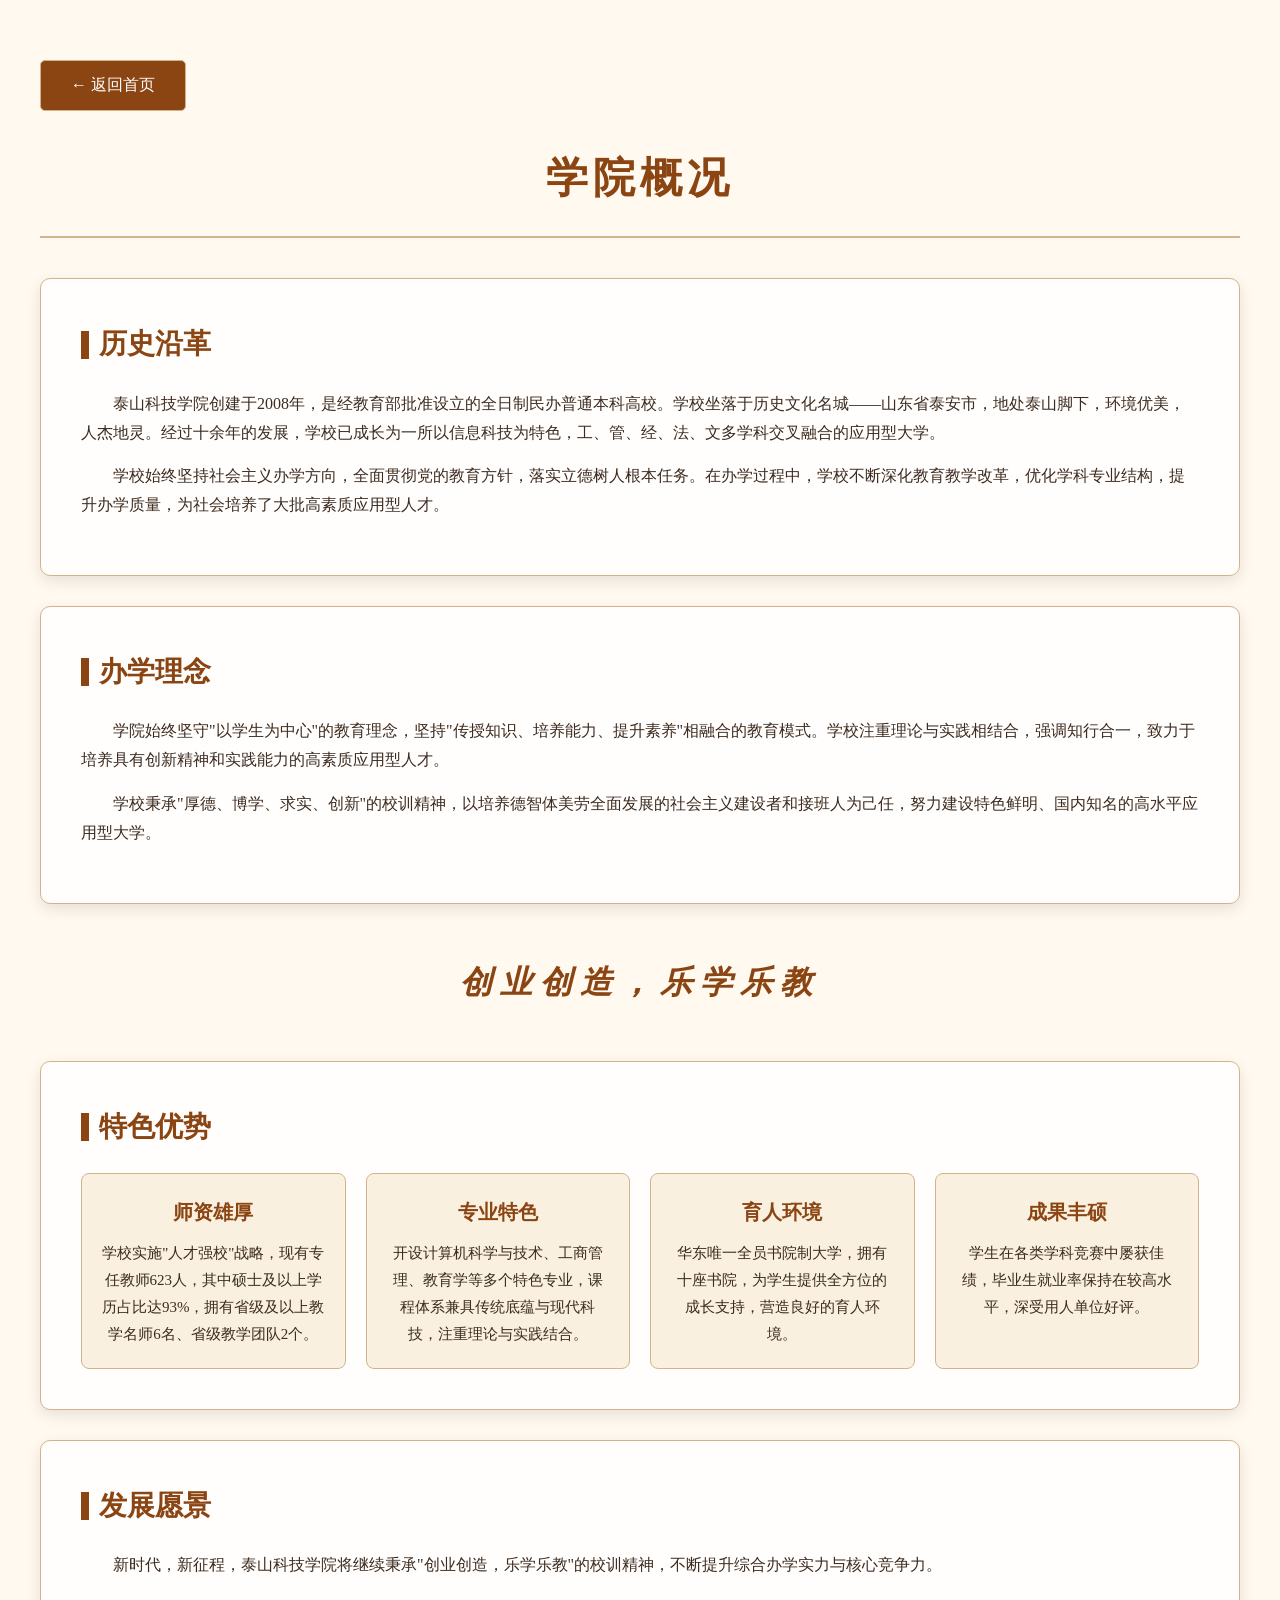
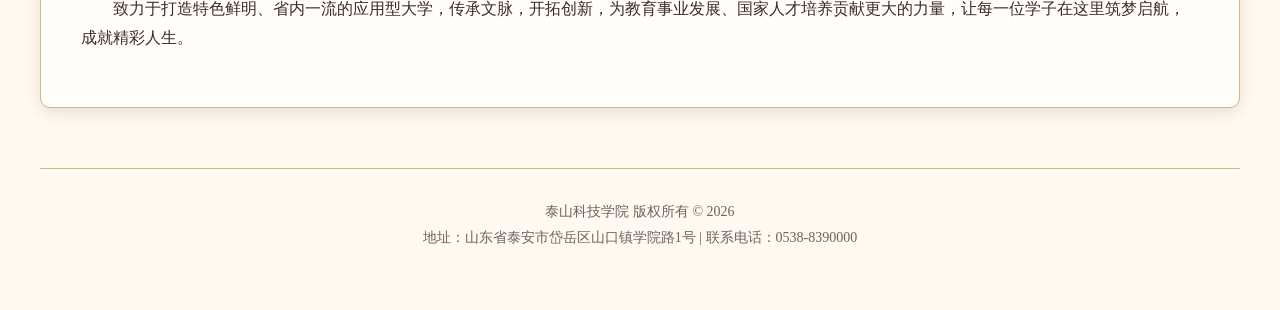
<file: 泰山科技学院招生网站/about.html>
<!DOCTYPE html>
<html lang="zh-CN">
<head>
    <meta charset="UTF-8">
    <meta name="viewport" content="width=device-width, initial-scale=1.0">
    <title>学院介绍 - 泰山科技学院</title>
    <style>
        * {
            margin: 0;
            padding: 0;
            box-sizing: border-box;
            font-family: "微软雅黑", "宋体", serif;
        }

        body {
            background: url("https://picsum.photos/id/1076/1920/1080") no-repeat center center fixed;
            background-size: cover;
            background-color: #fdf6e9;
            color: #3d2b1f;
            line-height: 1.8;
        }

        .overlay {
            background: rgba(255, 250, 240, 0.85);
            min-height: 100vh;
            padding: 60px 20px;
        }

        .container {
            max-width: 1200px;
            margin: 0 auto;
        }

        .page-title {
            text-align: center;
            font-size: 42px;
            color: #8b4513;
            margin-bottom: 40px;
            letter-spacing: 5px;
            border-bottom: 2px solid #d2b48c;
            padding-bottom: 20px;
            font-weight: bold;
        }

        .back-btn {
            display: inline-block;
            padding: 10px 30px;
            background: #8b4513;
            color: #fff;
            text-decoration: none;
            border-radius: 5px;
            margin-bottom: 30px;
            transition: all 0.3s ease;
            border: 1px solid #d2b48c;
        }

        .back-btn:hover {
            background: #a0522d;
            transform: translateY(-3px);
        }

        .intro-section {
            background: rgba(255, 255, 255, 0.9);
            border: 1px solid #d2b48c;
            border-radius: 10px;
            padding: 40px;
            margin-bottom: 30px;
            box-shadow: 0 5px 15px rgba(0, 0, 0, 0.1);
        }

        .section-title {
            font-size: 28px;
            color: #8b4513;
            margin-bottom: 20px;
            display: flex;
            align-items: center;
            gap: 10px;
        }

        .section-title::before {
            content: "";
            width: 8px;
            height: 28px;
            background: #8b4513;
            display: inline-block;
        }

        .intro-text {
            font-size: 16px;
            color: #3d2b1f;
            text-indent: 2em;
            margin-bottom: 15px;
        }

        .feature-list {
            list-style: none;
            display: flex;
            flex-wrap: wrap;
            gap: 20px;
            margin-top: 20px;
        }

        .feature-item {
            flex: 1;
            min-width: 250px;
            padding: 20px;
            background: #f9f0e0;
            border-radius: 8px;
            text-align: center;
            border: 1px solid #d2b48c;
        }

        .feature-item h4 {
            font-size: 20px;
            color: #8b4513;
            margin-bottom: 10px;
        }

        .feature-item p {
            font-size: 15px;
        }

        .school-motto {
            text-align: center;
            font-size: 32px;
            color: #8b4513;
            font-weight: bold;
            margin: 50px 0;
            letter-spacing: 8px;
            font-style: italic;
        }

        .footer {
            text-align: center;
            margin-top: 60px;
            padding-top: 30px;
            border-top: 1px solid #d2b48c;
            color: #666;
            font-size: 14px;
        }

        /* 响应式设计 */
        @media (max-width: 768px) {
            .page-title {
                font-size: 32px;
            }

            .intro-section {
                padding: 30px 20px;
            }

            .feature-list {
                flex-direction: column;
            }

            .feature-item {
                min-width: 100%;
            }
        }
    </style>
</head>
<body>
    <div class="overlay">
        <div class="container">
            <a href="index.html" class="back-btn">← 返回首页</a>

            <h1 class="page-title">学院概况</h1>

            <div class="intro-section">
                <h2 class="section-title">历史沿革</h2>
                <p class="intro-text">泰山科技学院创建于2008年，是经教育部批准设立的全日制民办普通本科高校。学校坐落于历史文化名城——山东省泰安市，地处泰山脚下，环境优美，人杰地灵。经过十余年的发展，学校已成长为一所以信息科技为特色，工、管、经、法、文多学科交叉融合的应用型大学。</p>
                <p class="intro-text">学校始终坚持社会主义办学方向，全面贯彻党的教育方针，落实立德树人根本任务。在办学过程中，学校不断深化教育教学改革，优化学科专业结构，提升办学质量，为社会培养了大批高素质应用型人才。</p>
            </div>

            <div class="intro-section">
                <h2 class="section-title">办学理念</h2>
                <p class="intro-text">学院始终坚守"以学生为中心"的教育理念，坚持"传授知识、培养能力、提升素养"相融合的教育模式。学校注重理论与实践相结合，强调知行合一，致力于培养具有创新精神和实践能力的高素质应用型人才。</p>
                <p class="intro-text">学校秉承"厚德、博学、求实、创新"的校训精神，以培养德智体美劳全面发展的社会主义建设者和接班人为己任，努力建设特色鲜明、国内知名的高水平应用型大学。</p>
            </div>

            <div class="school-motto">创业创造，乐学乐教</div>

            <div class="intro-section">
                <h2 class="section-title">特色优势</h2>
                <ul class="feature-list">
                    <li class="feature-item">
                        <h4>师资雄厚</h4>
                        <p>学校实施"人才强校"战略，现有专任教师623人，其中硕士及以上学历占比达93%，拥有省级及以上教学名师6名、省级教学团队2个。</p>
                    </li>
                    <li class="feature-item">
                        <h4>专业特色</h4>
                        <p>开设计算机科学与技术、工商管理、教育学等多个特色专业，课程体系兼具传统底蕴与现代科技，注重理论与实践结合。</p>
                    </li>
                    <li class="feature-item">
                        <h4>育人环境</h4>
                        <p>华东唯一全员书院制大学，拥有十座书院，为学生提供全方位的成长支持，营造良好的育人环境。</p>
                    </li>
                    <li class="feature-item">
                        <h4>成果丰硕</h4>
                        <p>学生在各类学科竞赛中屡获佳绩，毕业生就业率保持在较高水平，深受用人单位好评。</p>
                    </li>
                </ul>
            </div>

            <div class="intro-section">
                <h2 class="section-title">发展愿景</h2>
                <p class="intro-text">新时代，新征程，泰山科技学院将继续秉承"创业创造，乐学乐教"的校训精神，不断提升综合办学实力与核心竞争力。</p>
                <p class="intro-text">致力于打造特色鲜明、省内一流的应用型大学，传承文脉，开拓创新，为教育事业发展、国家人才培养贡献更大的力量，让每一位学子在这里筑梦启航，成就精彩人生。</p>
            </div>

            <div class="footer">
                <p>泰山科技学院 版权所有 © 2026</p>
                <p>地址：山东省泰安市岱岳区山口镇学院路1号 | 联系电话：0538-8390000</p>
            </div>
        </div>
    </div>
</body>
</html>
</file>
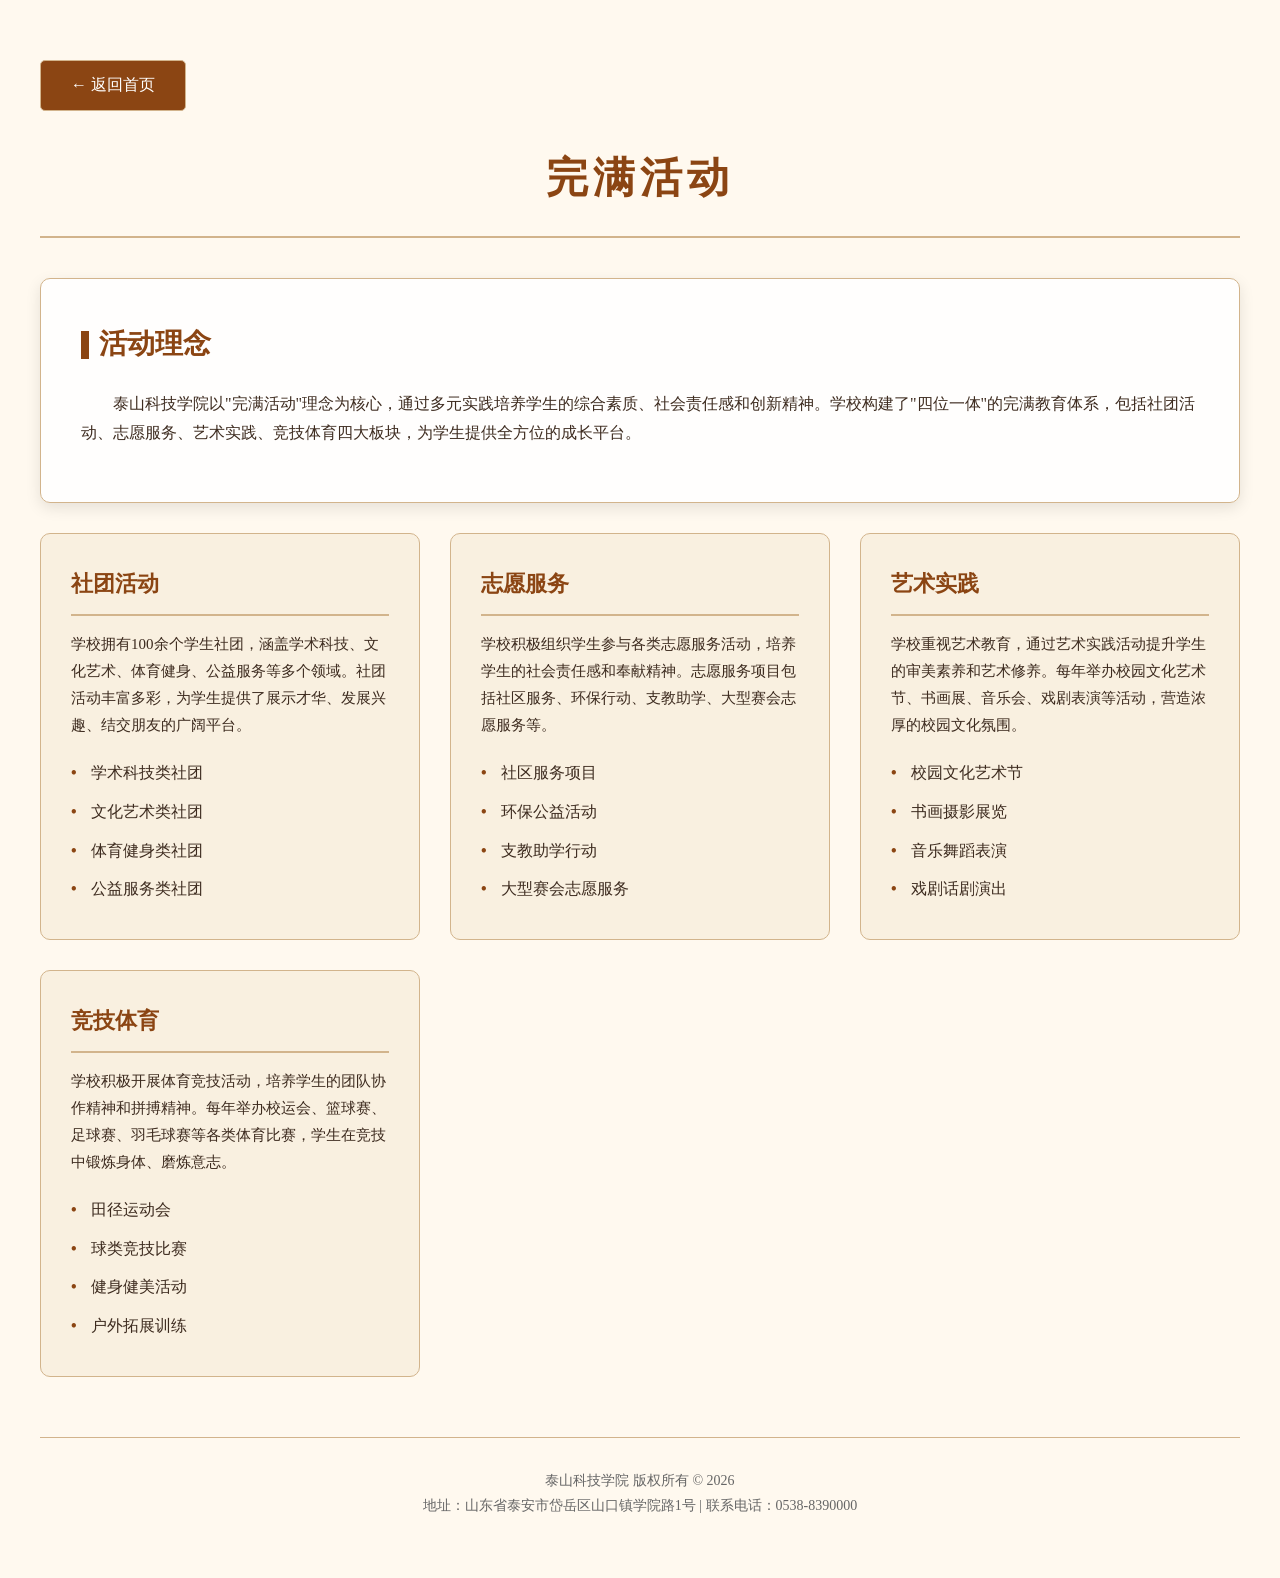
<file: 泰山科技学院招生网站/activities.html>
<!DOCTYPE html>
<html lang="zh-CN">
<head>
    <meta charset="UTF-8">
    <meta name="viewport" content="width=device-width, initial-scale=1.0">
    <title>完满活动 - 泰山科技学院</title>
    <style>
        * {
            margin: 0;
            padding: 0;
            box-sizing: border-box;
            font-family: "微软雅黑", "宋体", serif;
        }

        body {
            background: url("https://picsum.photos/id/1076/1920/1080") no-repeat center center fixed;
            background-size: cover;
            background-color: #fdf6e9;
            color: #3d2b1f;
            line-height: 1.8;
        }

        .overlay {
            background: rgba(255, 250, 240, 0.85);
            min-height: 100vh;
            padding: 60px 20px;
        }

        .container {
            max-width: 1200px;
            margin: 0 auto;
        }

        .page-title {
            text-align: center;
            font-size: 42px;
            color: #8b4513;
            margin-bottom: 40px;
            letter-spacing: 5px;
            border-bottom: 2px solid #d2b48c;
            padding-bottom: 20px;
            font-weight: bold;
        }

        .back-btn {
            display: inline-block;
            padding: 10px 30px;
            background: #8b4513;
            color: #fff;
            text-decoration: none;
            border-radius: 5px;
            margin-bottom: 30px;
            transition: all 0.3s ease;
            border: 1px solid #d2b48c;
        }

        .back-btn:hover {
            background: #a0522d;
            transform: translateY(-3px);
        }

        .intro-section {
            background: rgba(255, 255, 255, 0.9);
            border: 1px solid #d2b48c;
            border-radius: 10px;
            padding: 40px;
            margin-bottom: 30px;
            box-shadow: 0 5px 15px rgba(0, 0, 0, 0.1);
        }

        .section-title {
            font-size: 28px;
            color: #8b4513;
            margin-bottom: 20px;
            display: flex;
            align-items: center;
            gap: 10px;
        }

        .section-title::before {
            content: "";
            width: 8px;
            height: 28px;
            background: #8b4513;
            display: inline-block;
        }

        .intro-text {
            font-size: 16px;
            color: #3d2b1f;
            text-indent: 2em;
            margin-bottom: 15px;
        }

        .activity-grid {
            display: grid;
            grid-template-columns: repeat(auto-fit, minmax(350px, 1fr));
            gap: 30px;
            margin-top: 20px;
        }

        .activity-card {
            background: #f9f0e0;
            border: 1px solid #d2b48c;
            border-radius: 10px;
            padding: 30px;
            transition: all 0.3s ease;
        }

        .activity-card:hover {
            transform: translateY(-10px);
            box-shadow: 0 10px 25px rgba(139, 69, 19, 0.2);
        }

        .activity-card h3 {
            font-size: 22px;
            color: #8b4513;
            margin-bottom: 15px;
            border-bottom: 2px solid #d2b48c;
            padding-bottom: 10px;
        }

        .activity-card p {
            font-size: 15px;
            color: #3d2b1f;
            line-height: 1.8;
        }

        .activity-card ul {
            list-style: none;
            margin-top: 15px;
        }

        .activity-card li {
            padding: 5px 0;
            padding-left: 20px;
            position: relative;
        }

        .activity-card li::before {
            content: "•";
            color: #8b4513;
            position: absolute;
            left: 0;
            font-weight: bold;
        }

        .footer {
            text-align: center;
            margin-top: 60px;
            padding-top: 30px;
            border-top: 1px solid #d2b48c;
            color: #666;
            font-size: 14px;
        }

        @media (max-width: 768px) {
            .page-title {
                font-size: 32px;
            }

            .intro-section {
                padding: 30px 20px;
            }

            .activity-grid {
                grid-template-columns: 1fr;
            }
        }
    </style>
</head>
<body>
    <div class="overlay">
        <div class="container">
            <a href="index.html" class="back-btn">← 返回首页</a>

            <h1 class="page-title">完满活动</h1>

            <div class="intro-section">
                <h2 class="section-title">活动理念</h2>
                <p class="intro-text">泰山科技学院以"完满活动"理念为核心，通过多元实践培养学生的综合素质、社会责任感和创新精神。学校构建了"四位一体"的完满教育体系，包括社团活动、志愿服务、艺术实践、竞技体育四大板块，为学生提供全方位的成长平台。</p>
            </div>

            <div class="activity-grid">
                <div class="activity-card">
                    <h3>社团活动</h3>
                    <p>学校拥有100余个学生社团，涵盖学术科技、文化艺术、体育健身、公益服务等多个领域。社团活动丰富多彩，为学生提供了展示才华、发展兴趣、结交朋友的广阔平台。</p>
                    <ul>
                        <li>学术科技类社团</li>
                        <li>文化艺术类社团</li>
                        <li>体育健身类社团</li>
                        <li>公益服务类社团</li>
                    </ul>
                </div>

                <div class="activity-card">
                    <h3>志愿服务</h3>
                    <p>学校积极组织学生参与各类志愿服务活动，培养学生的社会责任感和奉献精神。志愿服务项目包括社区服务、环保行动、支教助学、大型赛会志愿服务等。</p>
                    <ul>
                        <li>社区服务项目</li>
                        <li>环保公益活动</li>
                        <li>支教助学行动</li>
                        <li>大型赛会志愿服务</li>
                    </ul>
                </div>

                <div class="activity-card">
                    <h3>艺术实践</h3>
                    <p>学校重视艺术教育，通过艺术实践活动提升学生的审美素养和艺术修养。每年举办校园文化艺术节、书画展、音乐会、戏剧表演等活动，营造浓厚的校园文化氛围。</p>
                    <ul>
                        <li>校园文化艺术节</li>
                        <li>书画摄影展览</li>
                        <li>音乐舞蹈表演</li>
                        <li>戏剧话剧演出</li>
                    </ul>
                </div>

                <div class="activity-card">
                    <h3>竞技体育</h3>
                    <p>学校积极开展体育竞技活动，培养学生的团队协作精神和拼搏精神。每年举办校运会、篮球赛、足球赛、羽毛球赛等各类体育比赛，学生在竞技中锻炼身体、磨炼意志。</p>
                    <ul>
                        <li>田径运动会</li>
                        <li>球类竞技比赛</li>
                        <li>健身健美活动</li>
                        <li>户外拓展训练</li>
                    </ul>
                </div>
            </div>

            <div class="footer">
                <p>泰山科技学院 版权所有 © 2026</p>
                <p>地址：山东省泰安市岱岳区山口镇学院路1号 | 联系电话：0538-8390000</p>
            </div>
        </div>
    </div>
</body>
</html>
</file>
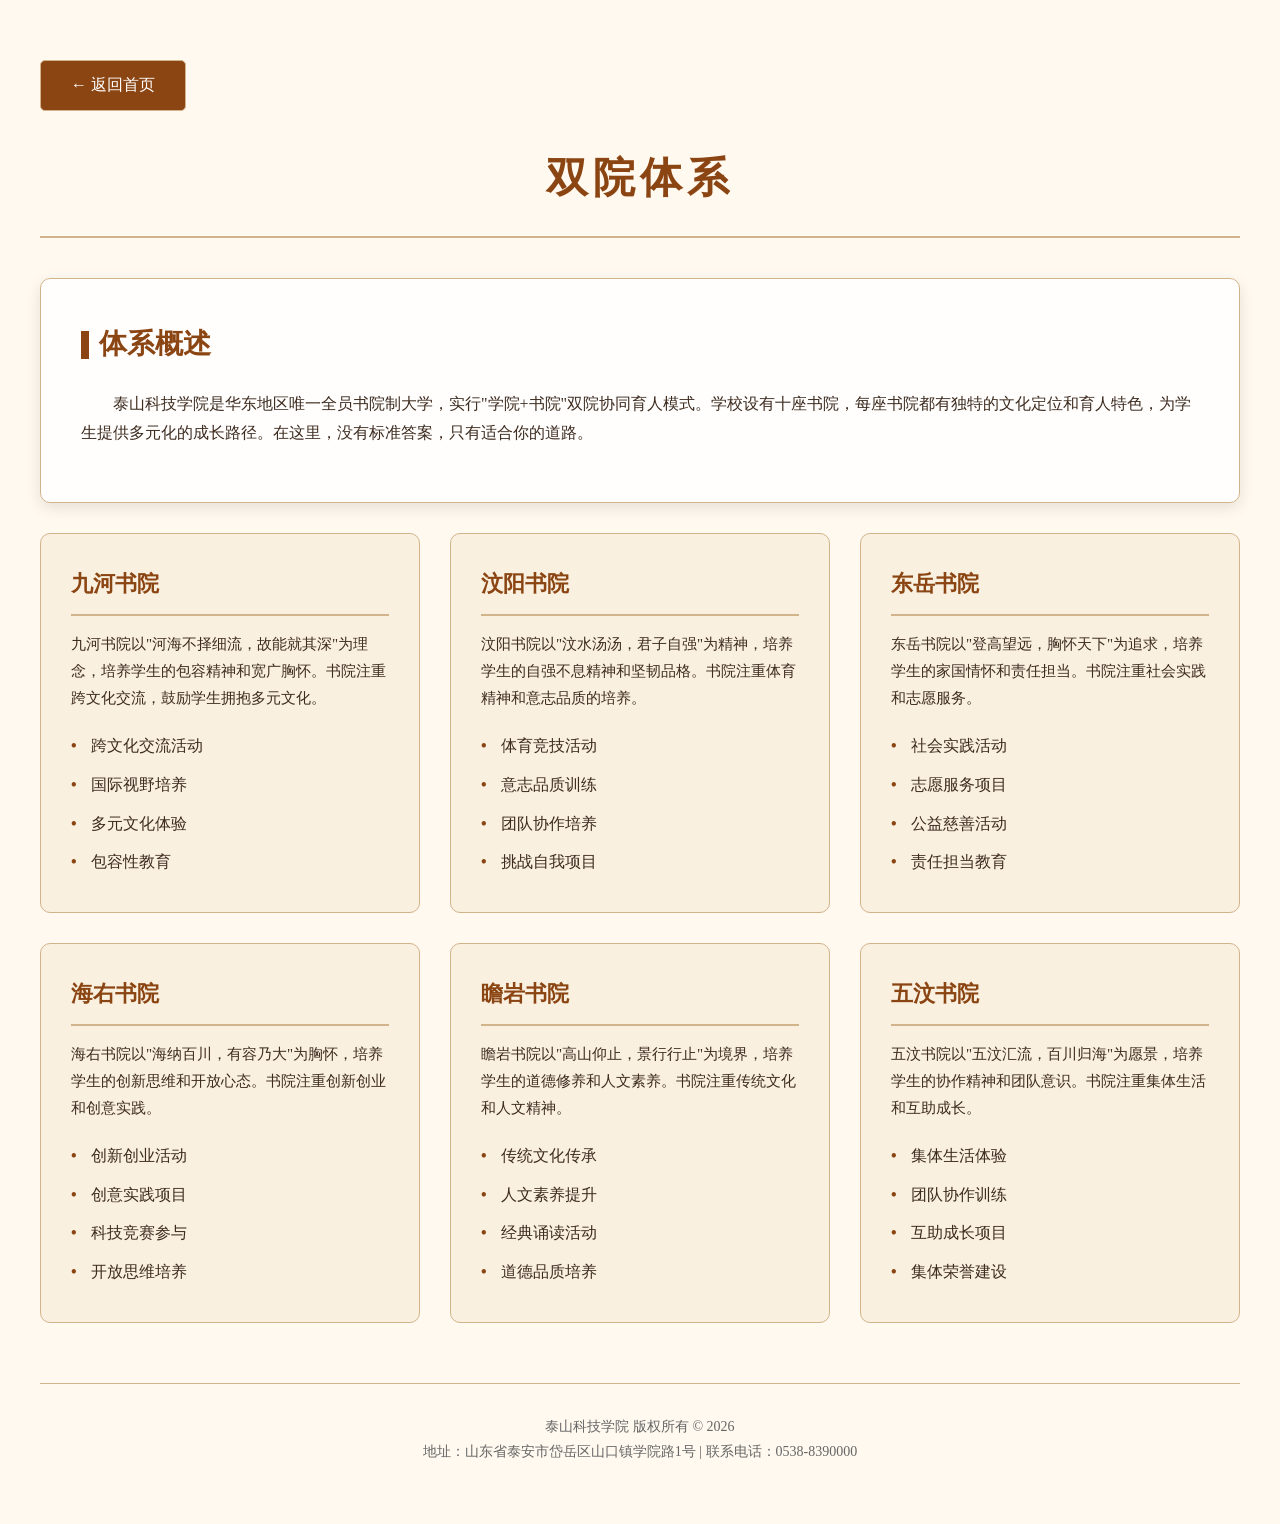
<file: 泰山科技学院招生网站/colleges.html>
<!DOCTYPE html>
<html lang="zh-CN">
<head>
    <meta charset="UTF-8">
    <meta name="viewport" content="width=device-width, initial-scale=1.0">
    <title>双院体系 - 泰山科技学院</title>
    <style>
        * {
            margin: 0;
            padding: 0;
            box-sizing: border-box;
            font-family: "微软雅黑", "宋体", serif;
        }

        body {
            background: url("https://picsum.photos/id/1076/1920/1080") no-repeat center center fixed;
            background-size: cover;
            background-color: #fdf6e9;
            color: #3d2b1f;
            line-height: 1.8;
        }

        .overlay {
            background: rgba(255, 250, 240, 0.85);
            min-height: 100vh;
            padding: 60px 20px;
        }

        .container {
            max-width: 1200px;
            margin: 0 auto;
        }

        .page-title {
            text-align: center;
            font-size: 42px;
            color: #8b4513;
            margin-bottom: 40px;
            letter-spacing: 5px;
            border-bottom: 2px solid #d2b48c;
            padding-bottom: 20px;
            font-weight: bold;
        }

        .back-btn {
            display: inline-block;
            padding: 10px 30px;
            background: #8b4513;
            color: #fff;
            text-decoration: none;
            border-radius: 5px;
            margin-bottom: 30px;
            transition: all 0.3s ease;
            border: 1px solid #d2b48c;
        }

        .back-btn:hover {
            background: #a0522d;
            transform: translateY(-3px);
        }

        .intro-section {
            background: rgba(255, 255, 255, 0.9);
            border: 1px solid #d2b48c;
            border-radius: 10px;
            padding: 40px;
            margin-bottom: 30px;
            box-shadow: 0 5px 15px rgba(0, 0, 0, 0.1);
        }

        .section-title {
            font-size: 28px;
            color: #8b4513;
            margin-bottom: 20px;
            display: flex;
            align-items: center;
            gap: 10px;
        }

        .section-title::before {
            content: "";
            width: 8px;
            height: 28px;
            background: #8b4513;
            display: inline-block;
        }

        .intro-text {
            font-size: 16px;
            color: #3d2b1f;
            text-indent: 2em;
            margin-bottom: 15px;
        }

        .college-grid {
            display: grid;
            grid-template-columns: repeat(auto-fit, minmax(350px, 1fr));
            gap: 30px;
            margin-top: 20px;
        }

        .college-card {
            background: #f9f0e0;
            border: 1px solid #d2b48c;
            border-radius: 10px;
            padding: 30px;
            transition: all 0.3s ease;
        }

        .college-card:hover {
            transform: translateY(-10px);
            box-shadow: 0 10px 25px rgba(139, 69, 19, 0.2);
        }

        .college-card h3 {
            font-size: 22px;
            color: #8b4513;
            margin-bottom: 15px;
            border-bottom: 2px solid #d2b48c;
            padding-bottom: 10px;
        }

        .college-card p {
            font-size: 15px;
            color: #3d2b1f;
            line-height: 1.8;
        }

        .college-card ul {
            list-style: none;
            margin-top: 15px;
        }

        .college-card li {
            padding: 5px 0;
            padding-left: 20px;
            position: relative;
        }

        .college-card li::before {
            content: "•";
            color: #8b4513;
            position: absolute;
            left: 0;
            font-weight: bold;
        }

        .footer {
            text-align: center;
            margin-top: 60px;
            padding-top: 30px;
            border-top: 1px solid #d2b48c;
            color: #666;
            font-size: 14px;
        }

        @media (max-width: 768px) {
            .page-title {
                font-size: 32px;
            }

            .intro-section {
                padding: 30px 20px;
            }

            .college-grid {
                grid-template-columns: 1fr;
            }
        }
    </style>
</head>
<body>
    <div class="overlay">
        <div class="container">
            <a href="index.html" class="back-btn">← 返回首页</a>

            <h1 class="page-title">双院体系</h1>

            <div class="intro-section">
                <h2 class="section-title">体系概述</h2>
                <p class="intro-text">泰山科技学院是华东地区唯一全员书院制大学，实行"学院+书院"双院协同育人模式。学校设有十座书院，每座书院都有独特的文化定位和育人特色，为学生提供多元化的成长路径。在这里，没有标准答案，只有适合你的道路。</p>
            </div>

            <div class="college-grid">
                <div class="college-card">
                    <h3>九河书院</h3>
                    <p>九河书院以"河海不择细流，故能就其深"为理念，培养学生的包容精神和宽广胸怀。书院注重跨文化交流，鼓励学生拥抱多元文化。</p>
                    <ul>
                        <li>跨文化交流活动</li>
                        <li>国际视野培养</li>
                        <li>多元文化体验</li>
                        <li>包容性教育</li>
                    </ul>
                </div>

                <div class="college-card">
                    <h3>汶阳书院</h3>
                    <p>汶阳书院以"汶水汤汤，君子自强"为精神，培养学生的自强不息精神和坚韧品格。书院注重体育精神和意志品质的培养。</p>
                    <ul>
                        <li>体育竞技活动</li>
                        <li>意志品质训练</li>
                        <li>团队协作培养</li>
                        <li>挑战自我项目</li>
                    </ul>
                </div>

                <div class="college-card">
                    <h3>东岳书院</h3>
                    <p>东岳书院以"登高望远，胸怀天下"为追求，培养学生的家国情怀和责任担当。书院注重社会实践和志愿服务。</p>
                    <ul>
                        <li>社会实践活动</li>
                        <li>志愿服务项目</li>
                        <li>公益慈善活动</li>
                        <li>责任担当教育</li>
                    </ul>
                </div>

                <div class="college-card">
                    <h3>海右书院</h3>
                    <p>海右书院以"海纳百川，有容乃大"为胸怀，培养学生的创新思维和开放心态。书院注重创新创业和创意实践。</p>
                    <ul>
                        <li>创新创业活动</li>
                        <li>创意实践项目</li>
                        <li>科技竞赛参与</li>
                        <li>开放思维培养</li>
                    </ul>
                </div>

                <div class="college-card">
                    <h3>瞻岩书院</h3>
                    <p>瞻岩书院以"高山仰止，景行行止"为境界，培养学生的道德修养和人文素养。书院注重传统文化和人文精神。</p>
                    <ul>
                        <li>传统文化传承</li>
                        <li>人文素养提升</li>
                        <li>经典诵读活动</li>
                        <li>道德品质培养</li>
                    </ul>
                </div>

                <div class="college-card">
                    <h3>五汶书院</h3>
                    <p>五汶书院以"五汶汇流，百川归海"为愿景，培养学生的协作精神和团队意识。书院注重集体生活和互助成长。</p>
                    <ul>
                        <li>集体生活体验</li>
                        <li>团队协作训练</li>
                        <li>互助成长项目</li>
                        <li>集体荣誉建设</li>
                    </ul>
                </div>
            </div>

            <div class="footer">
                <p>泰山科技学院 版权所有 © 2026</p>
                <p>地址：山东省泰安市岱岳区山口镇学院路1号 | 联系电话：0538-8390000</p>
            </div>
        </div>
    </div>
</body>
</html>
</file>
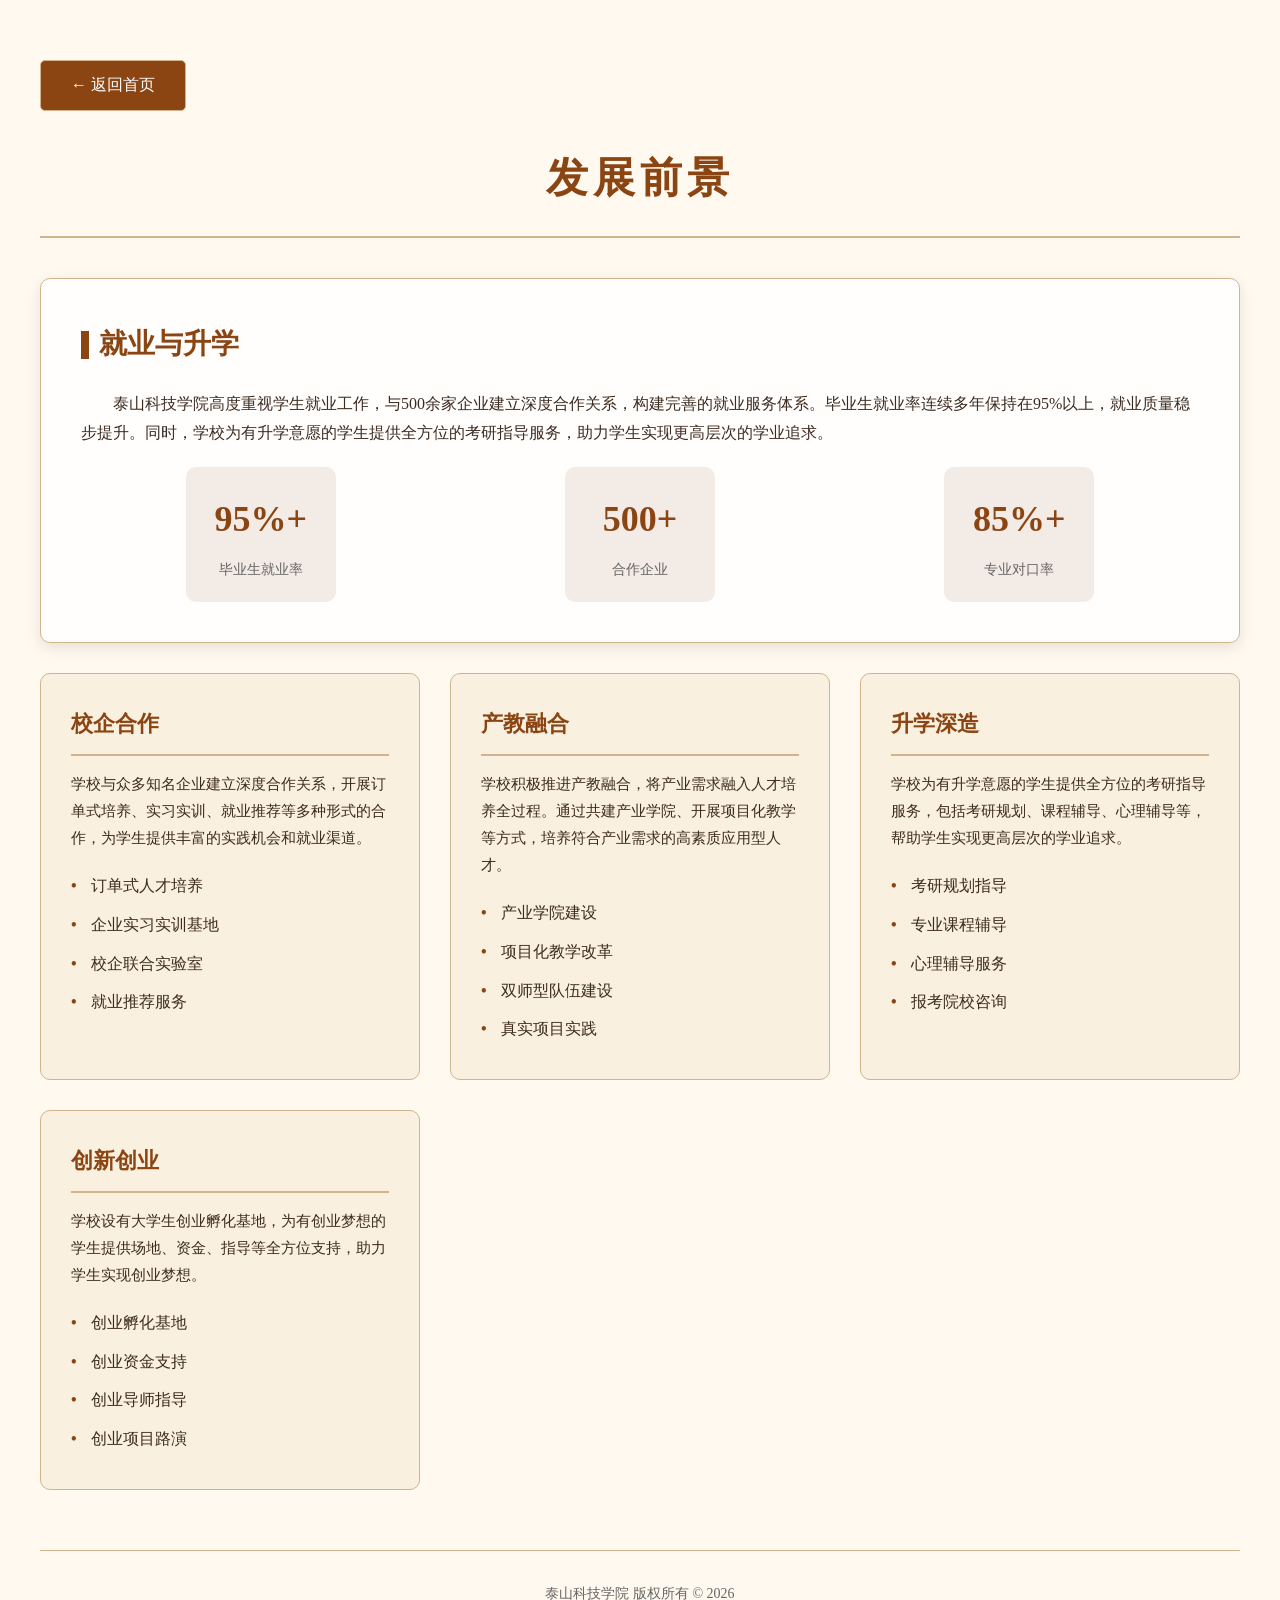
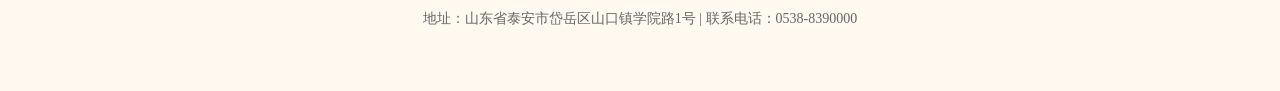
<file: 泰山科技学院招生网站/development.html>
<!DOCTYPE html>
<html lang="zh-CN">
<head>
    <meta charset="UTF-8">
    <meta name="viewport" content="width=device-width, initial-scale=1.0">
    <title>发展前景 - 泰山科技学院</title>
    <style>
        * {
            margin: 0;
            padding: 0;
            box-sizing: border-box;
            font-family: "微软雅黑", "宋体", serif;
        }

        body {
            background: url("https://picsum.photos/id/1076/1920/1080") no-repeat center center fixed;
            background-size: cover;
            background-color: #fdf6e9;
            color: #3d2b1f;
            line-height: 1.8;
        }

        .overlay {
            background: rgba(255, 250, 240, 0.85);
            min-height: 100vh;
            padding: 60px 20px;
        }

        .container {
            max-width: 1200px;
            margin: 0 auto;
        }

        .page-title {
            text-align: center;
            font-size: 42px;
            color: #8b4513;
            margin-bottom: 40px;
            letter-spacing: 5px;
            border-bottom: 2px solid #d2b48c;
            padding-bottom: 20px;
            font-weight: bold;
        }

        .back-btn {
            display: inline-block;
            padding: 10px 30px;
            background: #8b4513;
            color: #fff;
            text-decoration: none;
            border-radius: 5px;
            margin-bottom: 30px;
            transition: all 0.3s ease;
            border: 1px solid #d2b48c;
        }

        .back-btn:hover {
            background: #a0522d;
            transform: translateY(-3px);
        }

        .intro-section {
            background: rgba(255, 255, 255, 0.9);
            border: 1px solid #d2b48c;
            border-radius: 10px;
            padding: 40px;
            margin-bottom: 30px;
            box-shadow: 0 5px 15px rgba(0, 0, 0, 0.1);
        }

        .section-title {
            font-size: 28px;
            color: #8b4513;
            margin-bottom: 20px;
            display: flex;
            align-items: center;
            gap: 10px;
        }

        .section-title::before {
            content: "";
            width: 8px;
            height: 28px;
            background: #8b4513;
            display: inline-block;
        }

        .intro-text {
            font-size: 16px;
            color: #3d2b1f;
            text-indent: 2em;
            margin-bottom: 15px;
        }

        .development-grid {
            display: grid;
            grid-template-columns: repeat(auto-fit, minmax(350px, 1fr));
            gap: 30px;
            margin-top: 20px;
        }

        .development-card {
            background: #f9f0e0;
            border: 1px solid #d2b48c;
            border-radius: 10px;
            padding: 30px;
            transition: all 0.3s ease;
        }

        .development-card:hover {
            transform: translateY(-10px);
            box-shadow: 0 10px 25px rgba(139, 69, 19, 0.2);
        }

        .development-card h3 {
            font-size: 22px;
            color: #8b4513;
            margin-bottom: 15px;
            border-bottom: 2px solid #d2b48c;
            padding-bottom: 10px;
        }

        .development-card p {
            font-size: 15px;
            color: #3d2b1f;
            line-height: 1.8;
        }

        .development-card ul {
            list-style: none;
            margin-top: 15px;
        }

        .development-card li {
            padding: 5px 0;
            padding-left: 20px;
            position: relative;
        }

        .development-card li::before {
            content: "•";
            color: #8b4513;
            position: absolute;
            left: 0;
            font-weight: bold;
        }

        .stats-container {
            display: flex;
            justify-content: space-around;
            flex-wrap: wrap;
            gap: 20px;
            margin-top: 20px;
        }

        .stat-box {
            text-align: center;
            padding: 20px;
            background: rgba(139, 69, 19, 0.1);
            border-radius: 10px;
            min-width: 150px;
        }

        .stat-box .number {
            font-size: 36px;
            font-weight: bold;
            color: #8b4513;
        }

        .stat-box .label {
            font-size: 14px;
            color: #666;
            margin-top: 5px;
        }

        .footer {
            text-align: center;
            margin-top: 60px;
            padding-top: 30px;
            border-top: 1px solid #d2b48c;
            color: #666;
            font-size: 14px;
        }

        @media (max-width: 768px) {
            .page-title {
                font-size: 32px;
            }

            .intro-section {
                padding: 30px 20px;
            }

            .development-grid {
                grid-template-columns: 1fr;
            }
        }
    </style>
</head>
<body>
    <div class="overlay">
        <div class="container">
            <a href="index.html" class="back-btn">← 返回首页</a>

            <h1 class="page-title">发展前景</h1>

            <div class="intro-section">
                <h2 class="section-title">就业与升学</h2>
                <p class="intro-text">泰山科技学院高度重视学生就业工作，与500余家企业建立深度合作关系，构建完善的就业服务体系。毕业生就业率连续多年保持在95%以上，就业质量稳步提升。同时，学校为有升学意愿的学生提供全方位的考研指导服务，助力学生实现更高层次的学业追求。</p>
                
                <div class="stats-container">
                    <div class="stat-box">
                        <div class="number">95%+</div>
                        <div class="label">毕业生就业率</div>
                    </div>
                    <div class="stat-box">
                        <div class="number">500+</div>
                        <div class="label">合作企业</div>
                    </div>
                    <div class="stat-box">
                        <div class="number">85%+</div>
                        <div class="label">专业对口率</div>
                    </div>
                </div>
            </div>

            <div class="development-grid">
                <div class="development-card">
                    <h3>校企合作</h3>
                    <p>学校与众多知名企业建立深度合作关系，开展订单式培养、实习实训、就业推荐等多种形式的合作，为学生提供丰富的实践机会和就业渠道。</p>
                    <ul>
                        <li>订单式人才培养</li>
                        <li>企业实习实训基地</li>
                        <li>校企联合实验室</li>
                        <li>就业推荐服务</li>
                    </ul>
                </div>

                <div class="development-card">
                    <h3>产教融合</h3>
                    <p>学校积极推进产教融合，将产业需求融入人才培养全过程。通过共建产业学院、开展项目化教学等方式，培养符合产业需求的高素质应用型人才。</p>
                    <ul>
                        <li>产业学院建设</li>
                        <li>项目化教学改革</li>
                        <li>双师型队伍建设</li>
                        <li>真实项目实践</li>
                    </ul>
                </div>

                <div class="development-card">
                    <h3>升学深造</h3>
                    <p>学校为有升学意愿的学生提供全方位的考研指导服务，包括考研规划、课程辅导、心理辅导等，帮助学生实现更高层次的学业追求。</p>
                    <ul>
                        <li>考研规划指导</li>
                        <li>专业课程辅导</li>
                        <li>心理辅导服务</li>
                        <li>报考院校咨询</li>
                    </ul>
                </div>

                <div class="development-card">
                    <h3>创新创业</h3>
                    <p>学校设有大学生创业孵化基地，为有创业梦想的学生提供场地、资金、指导等全方位支持，助力学生实现创业梦想。</p>
                    <ul>
                        <li>创业孵化基地</li>
                        <li>创业资金支持</li>
                        <li>创业导师指导</li>
                        <li>创业项目路演</li>
                    </ul>
                </div>
            </div>

            <div class="footer">
                <p>泰山科技学院 版权所有 © 2026</p>
                <p>地址：山东省泰安市岱岳区山口镇学院路1号 | 联系电话：0538-8390000</p>
            </div>
        </div>
    </div>
</body>
</html>
</file>
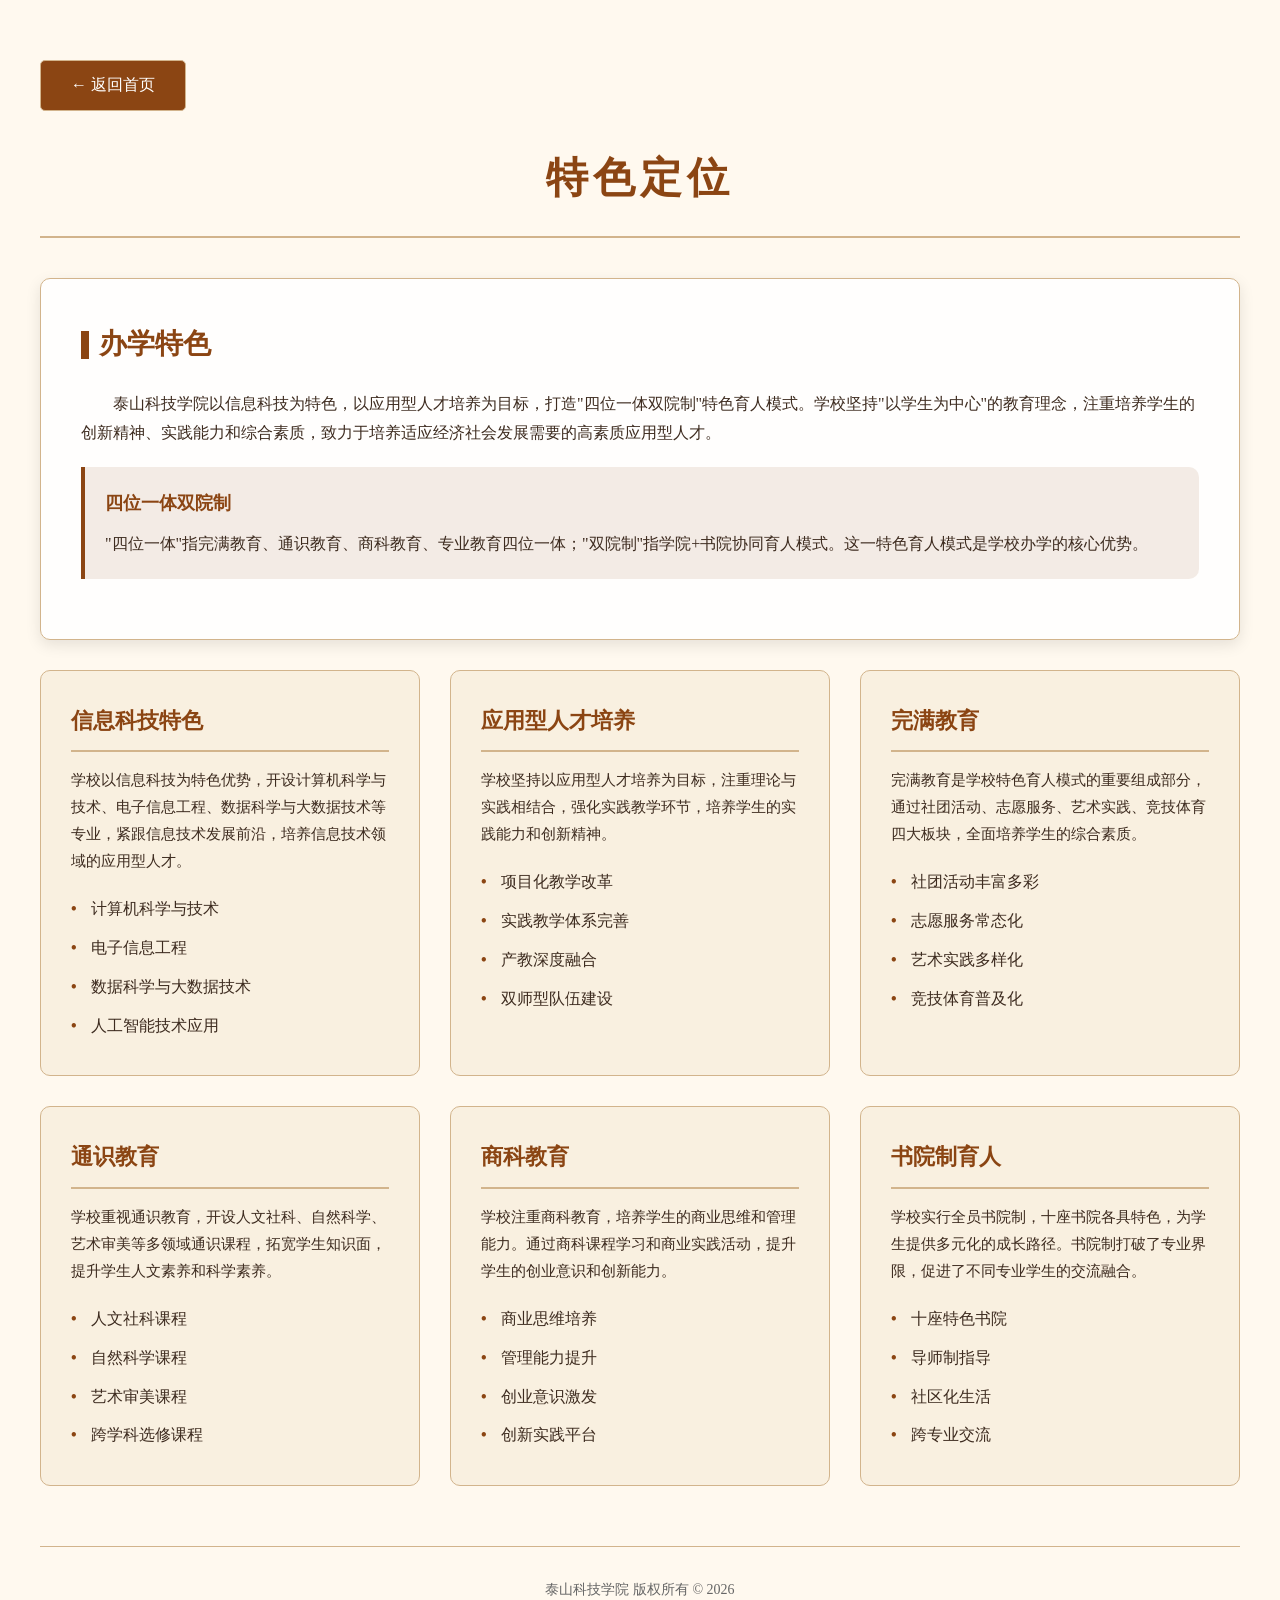
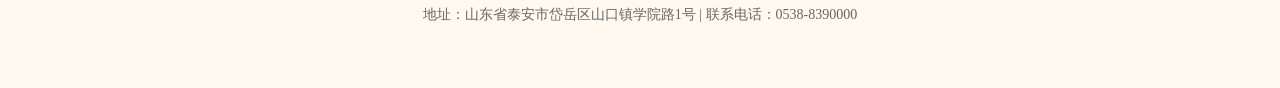
<file: 泰山科技学院招生网站/features.html>
<!DOCTYPE html>
<html lang="zh-CN">
<head>
    <meta charset="UTF-8">
    <meta name="viewport" content="width=device-width, initial-scale=1.0">
    <title>特色定位 - 泰山科技学院</title>
    <style>
        * {
            margin: 0;
            padding: 0;
            box-sizing: border-box;
            font-family: "微软雅黑", "宋体", serif;
        }

        body {
            background: url("https://picsum.photos/id/1076/1920/1080") no-repeat center center fixed;
            background-size: cover;
            background-color: #fdf6e9;
            color: #3d2b1f;
            line-height: 1.8;
        }

        .overlay {
            background: rgba(255, 250, 240, 0.85);
            min-height: 100vh;
            padding: 60px 20px;
        }

        .container {
            max-width: 1200px;
            margin: 0 auto;
        }

        .page-title {
            text-align: center;
            font-size: 42px;
            color: #8b4513;
            margin-bottom: 40px;
            letter-spacing: 5px;
            border-bottom: 2px solid #d2b48c;
            padding-bottom: 20px;
            font-weight: bold;
        }

        .back-btn {
            display: inline-block;
            padding: 10px 30px;
            background: #8b4513;
            color: #fff;
            text-decoration: none;
            border-radius: 5px;
            margin-bottom: 30px;
            transition: all 0.3s ease;
            border: 1px solid #d2b48c;
        }

        .back-btn:hover {
            background: #a0522d;
            transform: translateY(-3px);
        }

        .intro-section {
            background: rgba(255, 255, 255, 0.9);
            border: 1px solid #d2b48c;
            border-radius: 10px;
            padding: 40px;
            margin-bottom: 30px;
            box-shadow: 0 5px 15px rgba(0, 0, 0, 0.1);
        }

        .section-title {
            font-size: 28px;
            color: #8b4513;
            margin-bottom: 20px;
            display: flex;
            align-items: center;
            gap: 10px;
        }

        .section-title::before {
            content: "";
            width: 8px;
            height: 28px;
            background: #8b4513;
            display: inline-block;
        }

        .intro-text {
            font-size: 16px;
            color: #3d2b1f;
            text-indent: 2em;
            margin-bottom: 15px;
        }

        .feature-grid {
            display: grid;
            grid-template-columns: repeat(auto-fit, minmax(350px, 1fr));
            gap: 30px;
            margin-top: 20px;
        }

        .feature-card {
            background: #f9f0e0;
            border: 1px solid #d2b48c;
            border-radius: 10px;
            padding: 30px;
            transition: all 0.3s ease;
        }

        .feature-card:hover {
            transform: translateY(-10px);
            box-shadow: 0 10px 25px rgba(139, 69, 19, 0.2);
        }

        .feature-card h3 {
            font-size: 22px;
            color: #8b4513;
            margin-bottom: 15px;
            border-bottom: 2px solid #d2b48c;
            padding-bottom: 10px;
        }

        .feature-card p {
            font-size: 15px;
            color: #3d2b1f;
            line-height: 1.8;
        }

        .feature-card ul {
            list-style: none;
            margin-top: 15px;
        }

        .feature-card li {
            padding: 5px 0;
            padding-left: 20px;
            position: relative;
        }

        .feature-card li::before {
            content: "•";
            color: #8b4513;
            position: absolute;
            left: 0;
            font-weight: bold;
        }

        .feature-highlight {
            background: rgba(139, 69, 19, 0.1);
            border-left: 4px solid #8b4513;
            padding: 20px;
            margin: 20px 0;
            border-radius: 0 10px 10px 0;
        }

        .feature-highlight h4 {
            color: #8b4513;
            font-size: 18px;
            margin-bottom: 10px;
        }

        .footer {
            text-align: center;
            margin-top: 60px;
            padding-top: 30px;
            border-top: 1px solid #d2b48c;
            color: #666;
            font-size: 14px;
        }

        @media (max-width: 768px) {
            .page-title {
                font-size: 32px;
            }

            .intro-section {
                padding: 30px 20px;
            }

            .feature-grid {
                grid-template-columns: 1fr;
            }
        }
    </style>
</head>
<body>
    <div class="overlay">
        <div class="container">
            <a href="index.html" class="back-btn">← 返回首页</a>

            <h1 class="page-title">特色定位</h1>

            <div class="intro-section">
                <h2 class="section-title">办学特色</h2>
                <p class="intro-text">泰山科技学院以信息科技为特色，以应用型人才培养为目标，打造"四位一体双院制"特色育人模式。学校坚持"以学生为中心"的教育理念，注重培养学生的创新精神、实践能力和综合素质，致力于培养适应经济社会发展需要的高素质应用型人才。</p>
                
                <div class="feature-highlight">
                    <h4>四位一体双院制</h4>
                    <p>"四位一体"指完满教育、通识教育、商科教育、专业教育四位一体；"双院制"指学院+书院协同育人模式。这一特色育人模式是学校办学的核心优势。</p>
                </div>
            </div>

            <div class="feature-grid">
                <div class="feature-card">
                    <h3>信息科技特色</h3>
                    <p>学校以信息科技为特色优势，开设计算机科学与技术、电子信息工程、数据科学与大数据技术等专业，紧跟信息技术发展前沿，培养信息技术领域的应用型人才。</p>
                    <ul>
                        <li>计算机科学与技术</li>
                        <li>电子信息工程</li>
                        <li>数据科学与大数据技术</li>
                        <li>人工智能技术应用</li>
                    </ul>
                </div>

                <div class="feature-card">
                    <h3>应用型人才培养</h3>
                    <p>学校坚持以应用型人才培养为目标，注重理论与实践相结合，强化实践教学环节，培养学生的实践能力和创新精神。</p>
                    <ul>
                        <li>项目化教学改革</li>
                        <li>实践教学体系完善</li>
                        <li>产教深度融合</li>
                        <li>双师型队伍建设</li>
                    </ul>
                </div>

                <div class="feature-card">
                    <h3>完满教育</h3>
                    <p>完满教育是学校特色育人模式的重要组成部分，通过社团活动、志愿服务、艺术实践、竞技体育四大板块，全面培养学生的综合素质。</p>
                    <ul>
                        <li>社团活动丰富多彩</li>
                        <li>志愿服务常态化</li>
                        <li>艺术实践多样化</li>
                        <li>竞技体育普及化</li>
                    </ul>
                </div>

                <div class="feature-card">
                    <h3>通识教育</h3>
                    <p>学校重视通识教育，开设人文社科、自然科学、艺术审美等多领域通识课程，拓宽学生知识面，提升学生人文素养和科学素养。</p>
                    <ul>
                        <li>人文社科课程</li>
                        <li>自然科学课程</li>
                        <li>艺术审美课程</li>
                        <li>跨学科选修课程</li>
                    </ul>
                </div>

                <div class="feature-card">
                    <h3>商科教育</h3>
                    <p>学校注重商科教育，培养学生的商业思维和管理能力。通过商科课程学习和商业实践活动，提升学生的创业意识和创新能力。</p>
                    <ul>
                        <li>商业思维培养</li>
                        <li>管理能力提升</li>
                        <li>创业意识激发</li>
                        <li>创新实践平台</li>
                    </ul>
                </div>

                <div class="feature-card">
                    <h3>书院制育人</h3>
                    <p>学校实行全员书院制，十座书院各具特色，为学生提供多元化的成长路径。书院制打破了专业界限，促进了不同专业学生的交流融合。</p>
                    <ul>
                        <li>十座特色书院</li>
                        <li>导师制指导</li>
                        <li>社区化生活</li>
                        <li>跨专业交流</li>
                    </ul>
                </div>
            </div>

            <div class="footer">
                <p>泰山科技学院 版权所有 © 2026</p>
                <p>地址：山东省泰安市岱岳区山口镇学院路1号 | 联系电话：0538-8390000</p>
            </div>
        </div>
    </div>
</body>
</html>
</file>
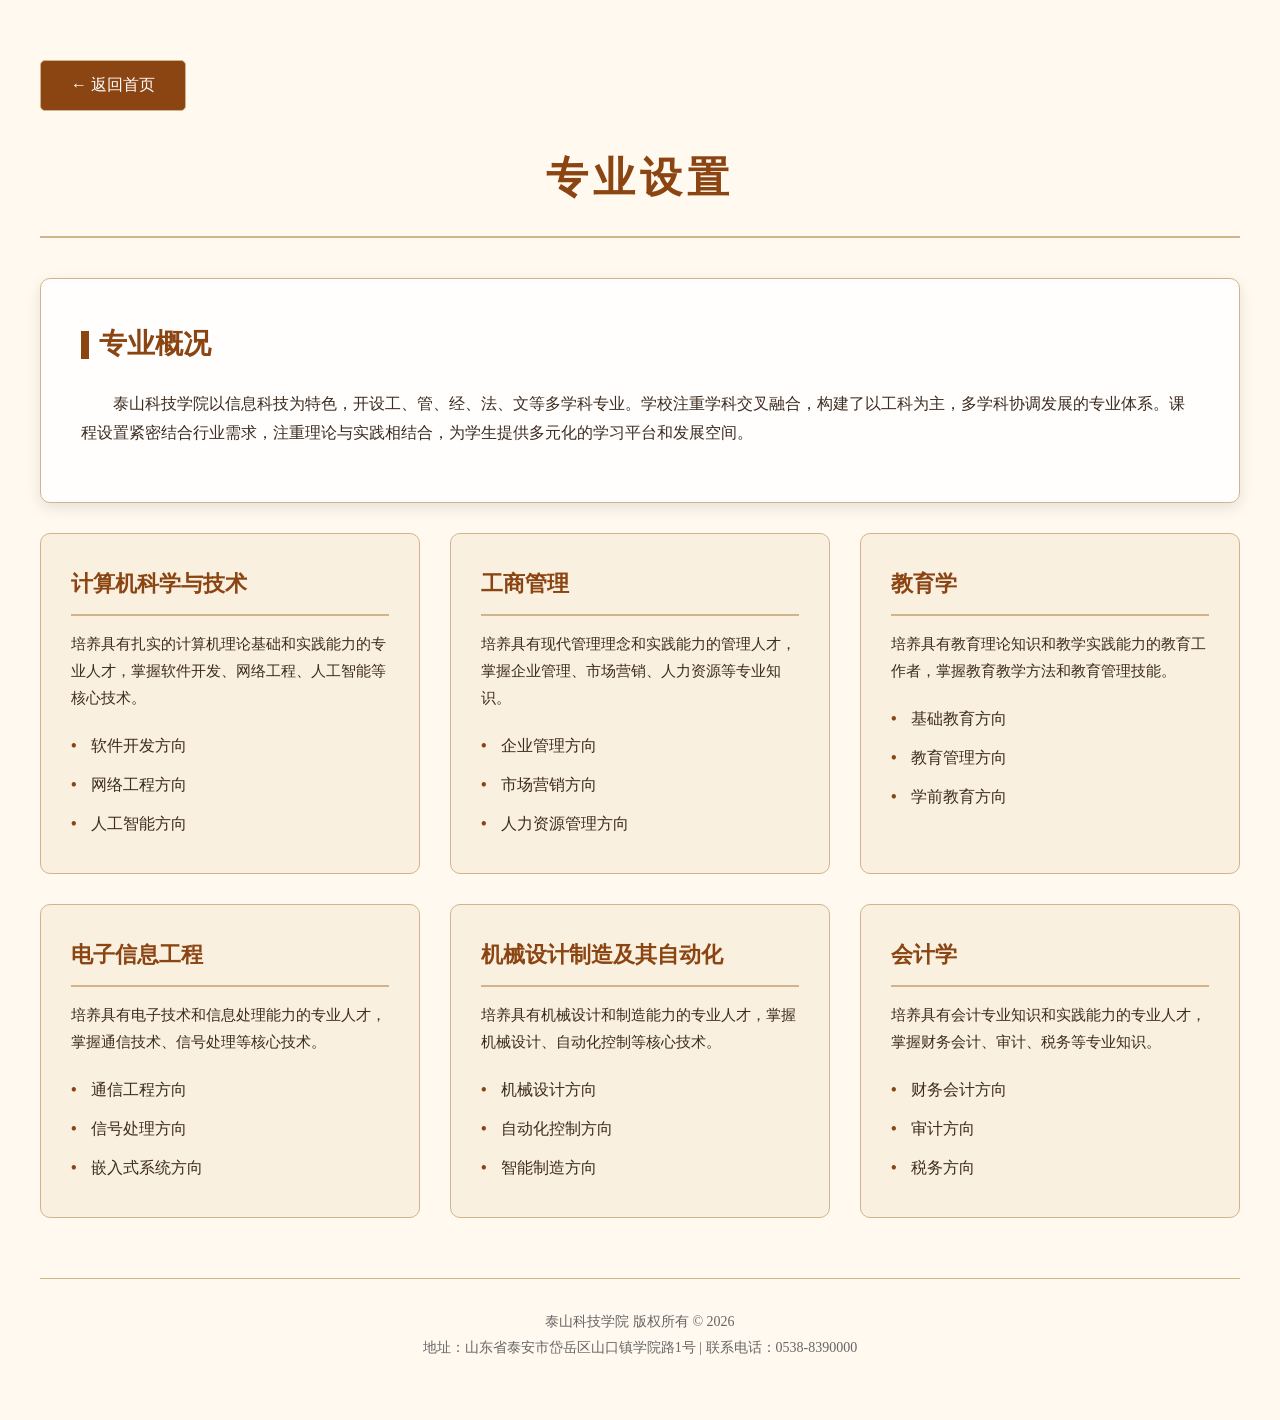
<file: 泰山科技学院招生网站/majors.html>
<!DOCTYPE html>
<html lang="zh-CN">
<head>
    <meta charset="UTF-8">
    <meta name="viewport" content="width=device-width, initial-scale=1.0">
    <title>专业设置 - 泰山科技学院</title>
    <style>
        * {
            margin: 0;
            padding: 0;
            box-sizing: border-box;
            font-family: "微软雅黑", "宋体", serif;
        }

        body {
            background: url("https://picsum.photos/id/1076/1920/1080") no-repeat center center fixed;
            background-size: cover;
            background-color: #fdf6e9;
            color: #3d2b1f;
            line-height: 1.8;
        }

        .overlay {
            background: rgba(255, 250, 240, 0.85);
            min-height: 100vh;
            padding: 60px 20px;
        }

        .container {
            max-width: 1200px;
            margin: 0 auto;
        }

        .page-title {
            text-align: center;
            font-size: 42px;
            color: #8b4513;
            margin-bottom: 40px;
            letter-spacing: 5px;
            border-bottom: 2px solid #d2b48c;
            padding-bottom: 20px;
            font-weight: bold;
        }

        .back-btn {
            display: inline-block;
            padding: 10px 30px;
            background: #8b4513;
            color: #fff;
            text-decoration: none;
            border-radius: 5px;
            margin-bottom: 30px;
            transition: all 0.3s ease;
            border: 1px solid #d2b48c;
        }

        .back-btn:hover {
            background: #a0522d;
            transform: translateY(-3px);
        }

        .intro-section {
            background: rgba(255, 255, 255, 0.9);
            border: 1px solid #d2b48c;
            border-radius: 10px;
            padding: 40px;
            margin-bottom: 30px;
            box-shadow: 0 5px 15px rgba(0, 0, 0, 0.1);
        }

        .section-title {
            font-size: 28px;
            color: #8b4513;
            margin-bottom: 20px;
            display: flex;
            align-items: center;
            gap: 10px;
        }

        .section-title::before {
            content: "";
            width: 8px;
            height: 28px;
            background: #8b4513;
            display: inline-block;
        }

        .intro-text {
            font-size: 16px;
            color: #3d2b1f;
            text-indent: 2em;
            margin-bottom: 15px;
        }

        .major-grid {
            display: grid;
            grid-template-columns: repeat(auto-fit, minmax(300px, 1fr));
            gap: 30px;
            margin-top: 20px;
        }

        .major-card {
            background: #f9f0e0;
            border: 1px solid #d2b48c;
            border-radius: 10px;
            padding: 30px;
            transition: all 0.3s ease;
        }

        .major-card:hover {
            transform: translateY(-10px);
            box-shadow: 0 10px 25px rgba(139, 69, 19, 0.2);
        }

        .major-card h3 {
            font-size: 22px;
            color: #8b4513;
            margin-bottom: 15px;
            border-bottom: 2px solid #d2b48c;
            padding-bottom: 10px;
        }

        .major-card p {
            font-size: 15px;
            color: #3d2b1f;
            line-height: 1.8;
        }

        .major-card ul {
            list-style: none;
            margin-top: 15px;
        }

        .major-card li {
            padding: 5px 0;
            padding-left: 20px;
            position: relative;
        }

        .major-card li::before {
            content: "•";
            color: #8b4513;
            position: absolute;
            left: 0;
            font-weight: bold;
        }

        .footer {
            text-align: center;
            margin-top: 60px;
            padding-top: 30px;
            border-top: 1px solid #d2b48c;
            color: #666;
            font-size: 14px;
        }

        @media (max-width: 768px) {
            .page-title {
                font-size: 32px;
            }

            .intro-section {
                padding: 30px 20px;
            }

            .major-grid {
                grid-template-columns: 1fr;
            }
        }
    </style>
</head>
<body>
    <div class="overlay">
        <div class="container">
            <a href="index.html" class="back-btn">← 返回首页</a>

            <h1 class="page-title">专业设置</h1>

            <div class="intro-section">
                <h2 class="section-title">专业概况</h2>
                <p class="intro-text">泰山科技学院以信息科技为特色，开设工、管、经、法、文等多学科专业。学校注重学科交叉融合，构建了以工科为主，多学科协调发展的专业体系。课程设置紧密结合行业需求，注重理论与实践相结合，为学生提供多元化的学习平台和发展空间。</p>
            </div>

            <div class="major-grid">
                <div class="major-card">
                    <h3>计算机科学与技术</h3>
                    <p>培养具有扎实的计算机理论基础和实践能力的专业人才，掌握软件开发、网络工程、人工智能等核心技术。</p>
                    <ul>
                        <li>软件开发方向</li>
                        <li>网络工程方向</li>
                        <li>人工智能方向</li>
                    </ul>
                </div>

                <div class="major-card">
                    <h3>工商管理</h3>
                    <p>培养具有现代管理理念和实践能力的管理人才，掌握企业管理、市场营销、人力资源等专业知识。</p>
                    <ul>
                        <li>企业管理方向</li>
                        <li>市场营销方向</li>
                        <li>人力资源管理方向</li>
                    </ul>
                </div>

                <div class="major-card">
                    <h3>教育学</h3>
                    <p>培养具有教育理论知识和教学实践能力的教育工作者，掌握教育教学方法和教育管理技能。</p>
                    <ul>
                        <li>基础教育方向</li>
                        <li>教育管理方向</li>
                        <li>学前教育方向</li>
                    </ul>
                </div>

                <div class="major-card">
                    <h3>电子信息工程</h3>
                    <p>培养具有电子技术和信息处理能力的专业人才，掌握通信技术、信号处理等核心技术。</p>
                    <ul>
                        <li>通信工程方向</li>
                        <li>信号处理方向</li>
                        <li>嵌入式系统方向</li>
                    </ul>
                </div>

                <div class="major-card">
                    <h3>机械设计制造及其自动化</h3>
                    <p>培养具有机械设计和制造能力的专业人才，掌握机械设计、自动化控制等核心技术。</p>
                    <ul>
                        <li>机械设计方向</li>
                        <li>自动化控制方向</li>
                        <li>智能制造方向</li>
                    </ul>
                </div>

                <div class="major-card">
                    <h3>会计学</h3>
                    <p>培养具有会计专业知识和实践能力的专业人才，掌握财务会计、审计、税务等专业知识。</p>
                    <ul>
                        <li>财务会计方向</li>
                        <li>审计方向</li>
                        <li>税务方向</li>
                    </ul>
                </div>
            </div>

            <div class="footer">
                <p>泰山科技学院 版权所有 © 2026</p>
                <p>地址：山东省泰安市岱岳区山口镇学院路1号 | 联系电话：0538-8390000</p>
            </div>
        </div>
    </div>
</body>
</html>
</file>
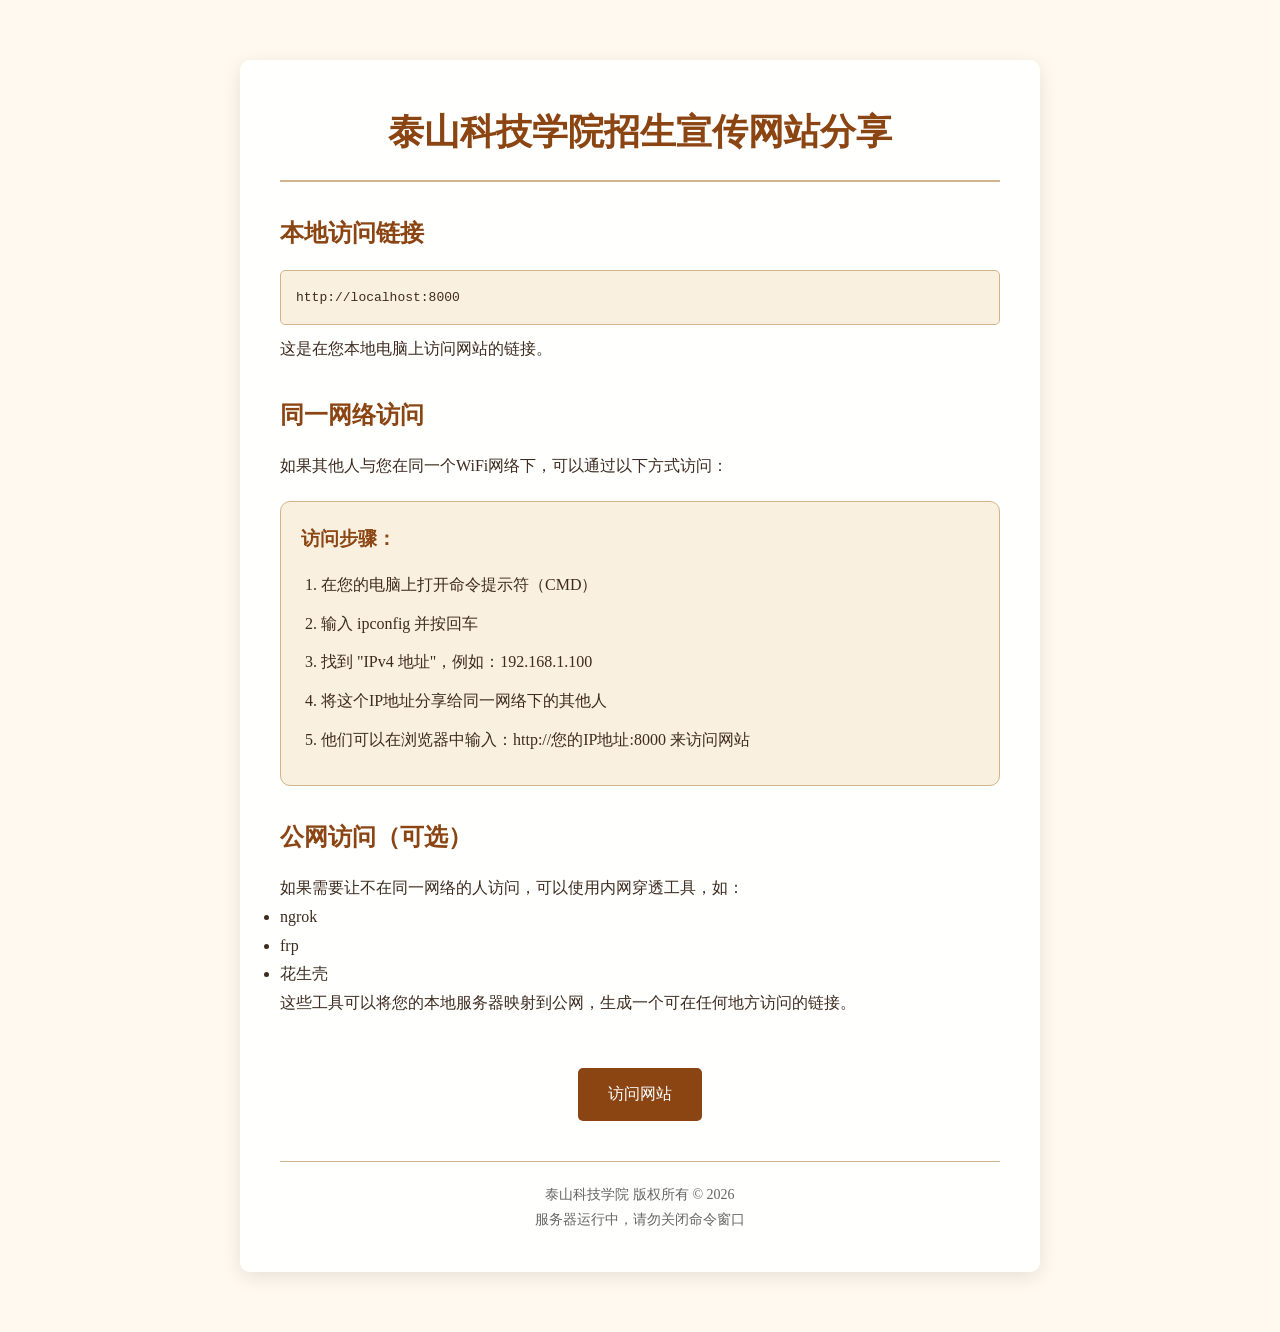
<file: 泰山科技学院招生网站/share.html>
<!DOCTYPE html>
<html lang="zh-CN">
<head>
    <meta charset="UTF-8">
    <meta name="viewport" content="width=device-width, initial-scale=1.0">
    <title>泰山科技学院招生宣传网站分享</title>
    <style>
        * {
            margin: 0;
            padding: 0;
            box-sizing: border-box;
            font-family: "微软雅黑", "宋体", serif;
        }

        body {
            background: url("https://picsum.photos/id/1076/1920/1080") no-repeat center center fixed;
            background-size: cover;
            background-color: #fdf6e9;
            color: #3d2b1f;
            line-height: 1.8;
        }

        .overlay {
            background: rgba(255, 250, 240, 0.9);
            min-height: 100vh;
            padding: 60px 20px;
        }

        .container {
            max-width: 800px;
            margin: 0 auto;
            background: rgba(255, 255, 255, 0.95);
            border-radius: 10px;
            padding: 40px;
            box-shadow: 0 5px 20px rgba(0, 0, 0, 0.1);
        }

        h1 {
            text-align: center;
            font-size: 36px;
            color: #8b4513;
            margin-bottom: 30px;
            border-bottom: 2px solid #d2b48c;
            padding-bottom: 15px;
        }

        .share-section {
            margin-bottom: 30px;
        }

        .share-section h2 {
            font-size: 24px;
            color: #8b4513;
            margin-bottom: 15px;
        }

        .share-link {
            background: #f9f0e0;
            border: 1px solid #d2b48c;
            border-radius: 5px;
            padding: 15px;
            margin: 10px 0;
            font-family: monospace;
            word-break: break-all;
        }

        .steps {
            background: #f9f0e0;
            border: 1px solid #d2b48c;
            border-radius: 10px;
            padding: 20px;
            margin-top: 20px;
        }

        .steps h3 {
            color: #8b4513;
            margin-bottom: 15px;
        }

        .steps ol {
            margin-left: 20px;
        }

        .steps li {
            margin-bottom: 10px;
        }

        .btn {
            display: inline-block;
            padding: 12px 30px;
            background: #8b4513;
            color: #fff;
            text-decoration: none;
            border-radius: 5px;
            transition: all 0.3s ease;
            margin-top: 20px;
        }

        .btn:hover {
            background: #a0522d;
            transform: translateY(-3px);
        }

        .footer {
            text-align: center;
            margin-top: 40px;
            padding-top: 20px;
            border-top: 1px solid #d2b48c;
            color: #666;
            font-size: 14px;
        }

        @media (max-width: 768px) {
            .container {
                padding: 30px 20px;
            }

            h1 {
                font-size: 28px;
            }

            .share-section h2 {
                font-size: 20px;
            }
        }
    </style>
</head>
<body>
    <div class="overlay">
        <div class="container">
            <h1>泰山科技学院招生宣传网站分享</h1>

            <div class="share-section">
                <h2>本地访问链接</h2>
                <div class="share-link">http://localhost:8000</div>
                <p>这是在您本地电脑上访问网站的链接。</p>
            </div>

            <div class="share-section">
                <h2>同一网络访问</h2>
                <p>如果其他人与您在同一个WiFi网络下，可以通过以下方式访问：</p>
                <div class="steps">
                    <h3>访问步骤：</h3>
                    <ol>
                        <li>在您的电脑上打开命令提示符（CMD）</li>
                        <li>输入 <code>ipconfig</code> 并按回车</li>
                        <li>找到 "IPv4 地址"，例如：192.168.1.100</li>
                        <li>将这个IP地址分享给同一网络下的其他人</li>
                        <li>他们可以在浏览器中输入：http://您的IP地址:8000 来访问网站</li>
                    </ol>
                </div>
            </div>

            <div class="share-section">
                <h2>公网访问（可选）</h2>
                <p>如果需要让不在同一网络的人访问，可以使用内网穿透工具，如：</p>
                <ul>
                    <li>ngrok</li>
                    <li>frp</li>
                    <li>花生壳</li>
                </ul>
                <p>这些工具可以将您的本地服务器映射到公网，生成一个可在任何地方访问的链接。</p>
            </div>

            <div style="text-align: center;">
                <a href="index.html" class="btn">访问网站</a>
            </div>

            <div class="footer">
                <p>泰山科技学院 版权所有 © 2026</p>
                <p>服务器运行中，请勿关闭命令窗口</p>
            </div>
        </div>
    </div>
</body>
</html>
</file>
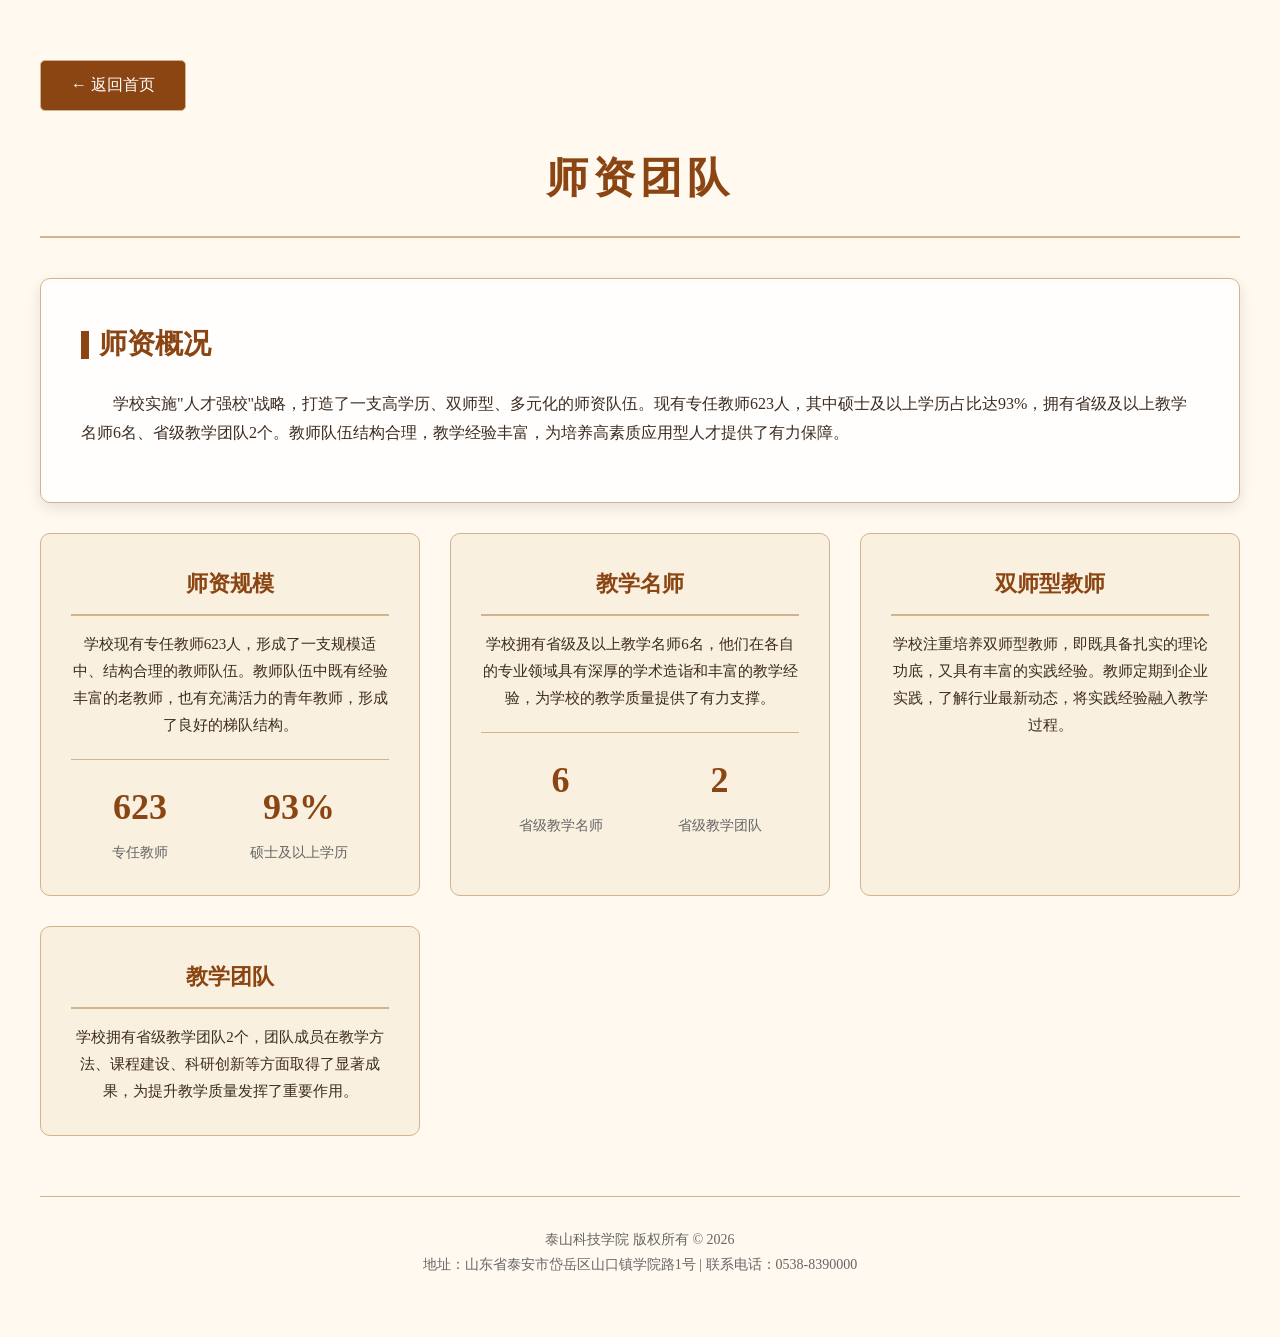
<file: 泰山科技学院招生网站/teachers.html>
<!DOCTYPE html>
<html lang="zh-CN">
<head>
    <meta charset="UTF-8">
    <meta name="viewport" content="width=device-width, initial-scale=1.0">
    <title>师资团队 - 泰山科技学院</title>
    <style>
        * {
            margin: 0;
            padding: 0;
            box-sizing: border-box;
            font-family: "微软雅黑", "宋体", serif;
        }

        body {
            background: url("https://picsum.photos/id/1076/1920/1080") no-repeat center center fixed;
            background-size: cover;
            background-color: #fdf6e9;
            color: #3d2b1f;
            line-height: 1.8;
        }

        .overlay {
            background: rgba(255, 250, 240, 0.85);
            min-height: 100vh;
            padding: 60px 20px;
        }

        .container {
            max-width: 1200px;
            margin: 0 auto;
        }

        .page-title {
            text-align: center;
            font-size: 42px;
            color: #8b4513;
            margin-bottom: 40px;
            letter-spacing: 5px;
            border-bottom: 2px solid #d2b48c;
            padding-bottom: 20px;
            font-weight: bold;
        }

        .back-btn {
            display: inline-block;
            padding: 10px 30px;
            background: #8b4513;
            color: #fff;
            text-decoration: none;
            border-radius: 5px;
            margin-bottom: 30px;
            transition: all 0.3s ease;
            border: 1px solid #d2b48c;
        }

        .back-btn:hover {
            background: #a0522d;
            transform: translateY(-3px);
        }

        .intro-section {
            background: rgba(255, 255, 255, 0.9);
            border: 1px solid #d2b48c;
            border-radius: 10px;
            padding: 40px;
            margin-bottom: 30px;
            box-shadow: 0 5px 15px rgba(0, 0, 0, 0.1);
        }

        .section-title {
            font-size: 28px;
            color: #8b4513;
            margin-bottom: 20px;
            display: flex;
            align-items: center;
            gap: 10px;
        }

        .section-title::before {
            content: "";
            width: 8px;
            height: 28px;
            background: #8b4513;
            display: inline-block;
        }

        .intro-text {
            font-size: 16px;
            color: #3d2b1f;
            text-indent: 2em;
            margin-bottom: 15px;
        }

        .teacher-grid {
            display: grid;
            grid-template-columns: repeat(auto-fit, minmax(350px, 1fr));
            gap: 30px;
            margin-top: 20px;
        }

        .teacher-card {
            background: #f9f0e0;
            border: 1px solid #d2b48c;
            border-radius: 10px;
            padding: 30px;
            transition: all 0.3s ease;
            text-align: center;
        }

        .teacher-card:hover {
            transform: translateY(-10px);
            box-shadow: 0 10px 25px rgba(139, 69, 19, 0.2);
        }

        .teacher-card h3 {
            font-size: 22px;
            color: #8b4513;
            margin-bottom: 15px;
            border-bottom: 2px solid #d2b48c;
            padding-bottom: 10px;
        }

        .teacher-card p {
            font-size: 15px;
            color: #3d2b1f;
            line-height: 1.8;
        }

        .teacher-card .stats {
            display: flex;
            justify-content: space-around;
            margin-top: 20px;
            padding-top: 15px;
            border-top: 1px solid #d2b48c;
        }

        .stat-item {
            text-align: center;
        }

        .stat-item .number {
            font-size: 36px;
            font-weight: bold;
            color: #8b4513;
        }

        .stat-item .label {
            font-size: 14px;
            color: #666;
        }

        .footer {
            text-align: center;
            margin-top: 60px;
            padding-top: 30px;
            border-top: 1px solid #d2b48c;
            color: #666;
            font-size: 14px;
        }

        @media (max-width: 768px) {
            .page-title {
                font-size: 32px;
            }

            .intro-section {
                padding: 30px 20px;
            }

            .teacher-grid {
                grid-template-columns: 1fr;
            }
        }
    </style>
</head>
<body>
    <div class="overlay">
        <div class="container">
            <a href="index.html" class="back-btn">← 返回首页</a>

            <h1 class="page-title">师资团队</h1>

            <div class="intro-section">
                <h2 class="section-title">师资概况</h2>
                <p class="intro-text">学校实施"人才强校"战略，打造了一支高学历、双师型、多元化的师资队伍。现有专任教师623人，其中硕士及以上学历占比达93%，拥有省级及以上教学名师6名、省级教学团队2个。教师队伍结构合理，教学经验丰富，为培养高素质应用型人才提供了有力保障。</p>
            </div>

            <div class="teacher-grid">
                <div class="teacher-card">
                    <h3>师资规模</h3>
                    <p>学校现有专任教师623人，形成了一支规模适中、结构合理的教师队伍。教师队伍中既有经验丰富的老教师，也有充满活力的青年教师，形成了良好的梯队结构。</p>
                    <div class="stats">
                        <div class="stat-item">
                            <div class="number">623</div>
                            <div class="label">专任教师</div>
                        </div>
                        <div class="stat-item">
                            <div class="number">93%</div>
                            <div class="label">硕士及以上学历</div>
                        </div>
                    </div>
                </div>

                <div class="teacher-card">
                    <h3>教学名师</h3>
                    <p>学校拥有省级及以上教学名师6名，他们在各自的专业领域具有深厚的学术造诣和丰富的教学经验，为学校的教学质量提供了有力支撑。</p>
                    <div class="stats">
                        <div class="stat-item">
                            <div class="number">6</div>
                            <div class="label">省级教学名师</div>
                        </div>
                        <div class="stat-item">
                            <div class="number">2</div>
                            <div class="label">省级教学团队</div>
                        </div>
                    </div>
                </div>

                <div class="teacher-card">
                    <h3>双师型教师</h3>
                    <p>学校注重培养双师型教师，即既具备扎实的理论功底，又具有丰富的实践经验。教师定期到企业实践，了解行业最新动态，将实践经验融入教学过程。</p>
                </div>

                <div class="teacher-card">
                    <h3>教学团队</h3>
                    <p>学校拥有省级教学团队2个，团队成员在教学方法、课程建设、科研创新等方面取得了显著成果，为提升教学质量发挥了重要作用。</p>
                </div>
            </div>

            <div class="footer">
                <p>泰山科技学院 版权所有 © 2026</p>
                <p>地址：山东省泰安市岱岳区山口镇学院路1号 | 联系电话：0538-8390000</p>
            </div>
        </div>
    </div>
</body>
</html>
</file>
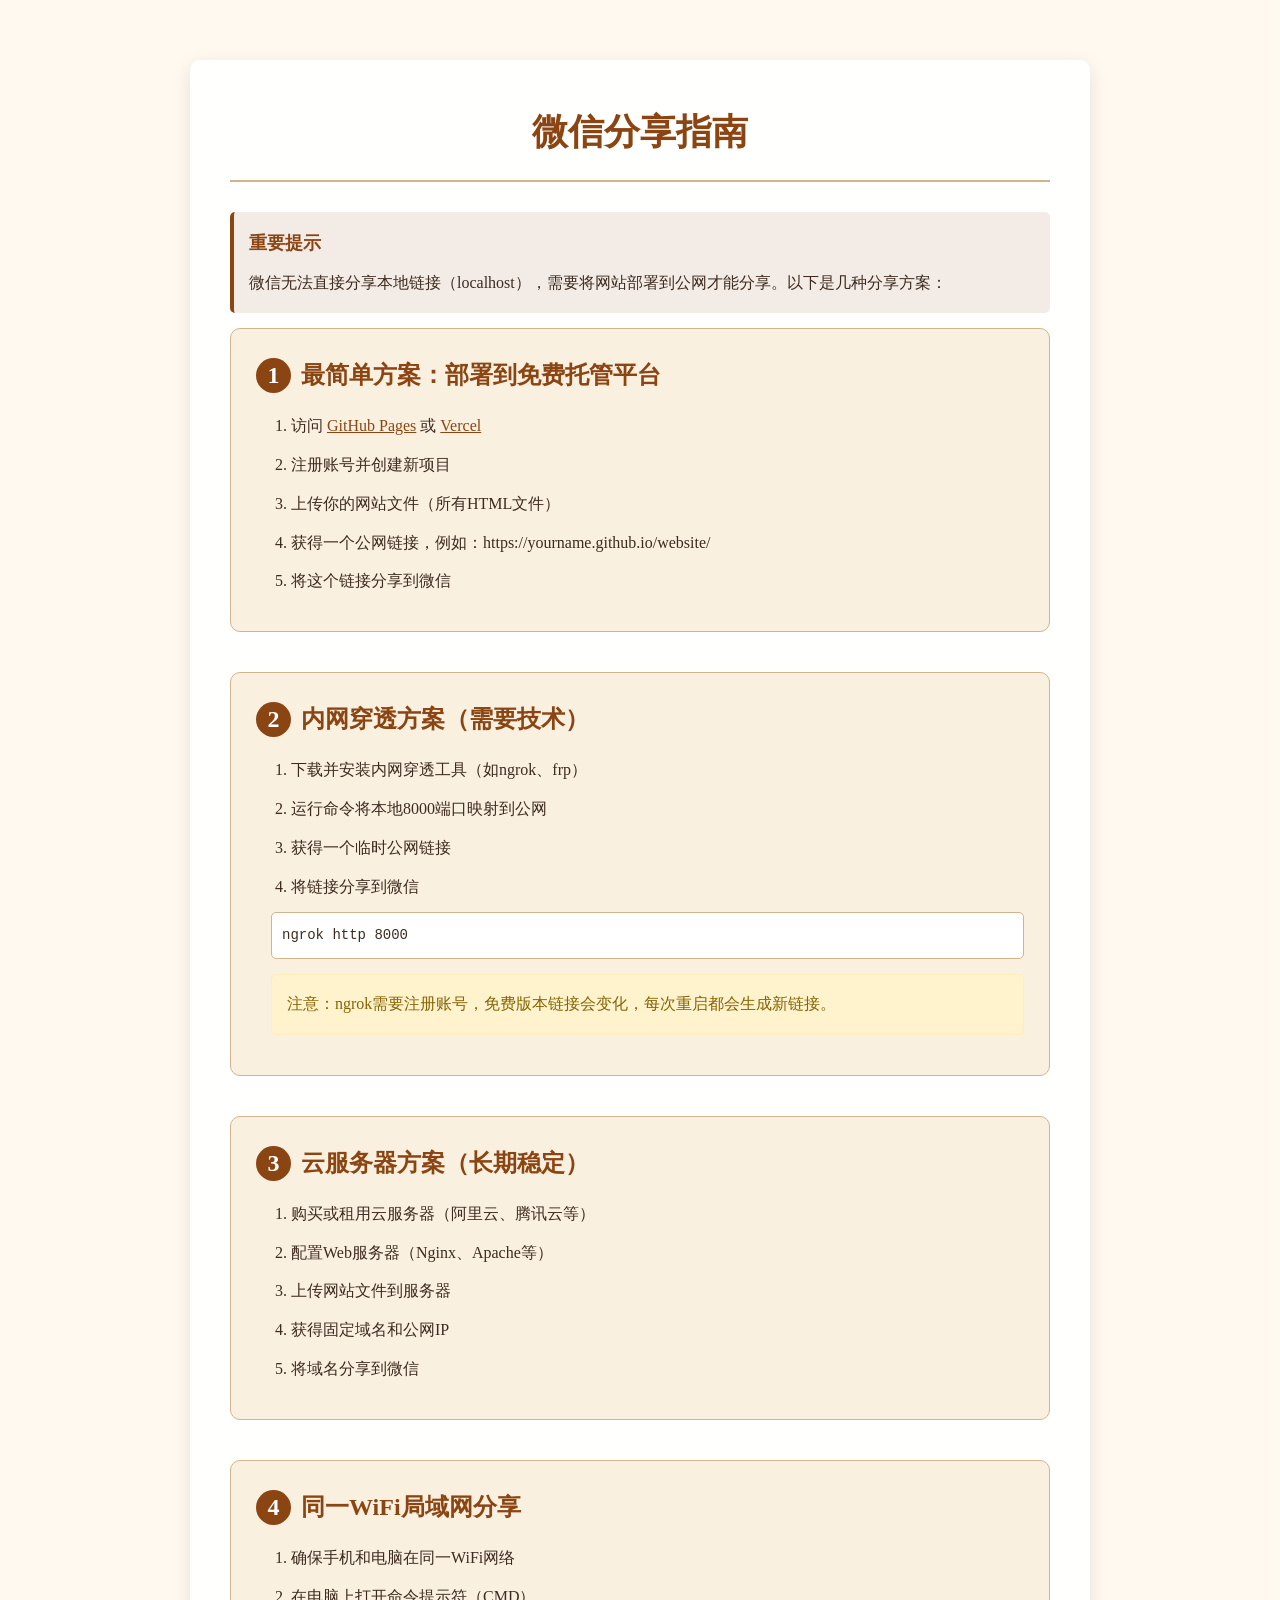
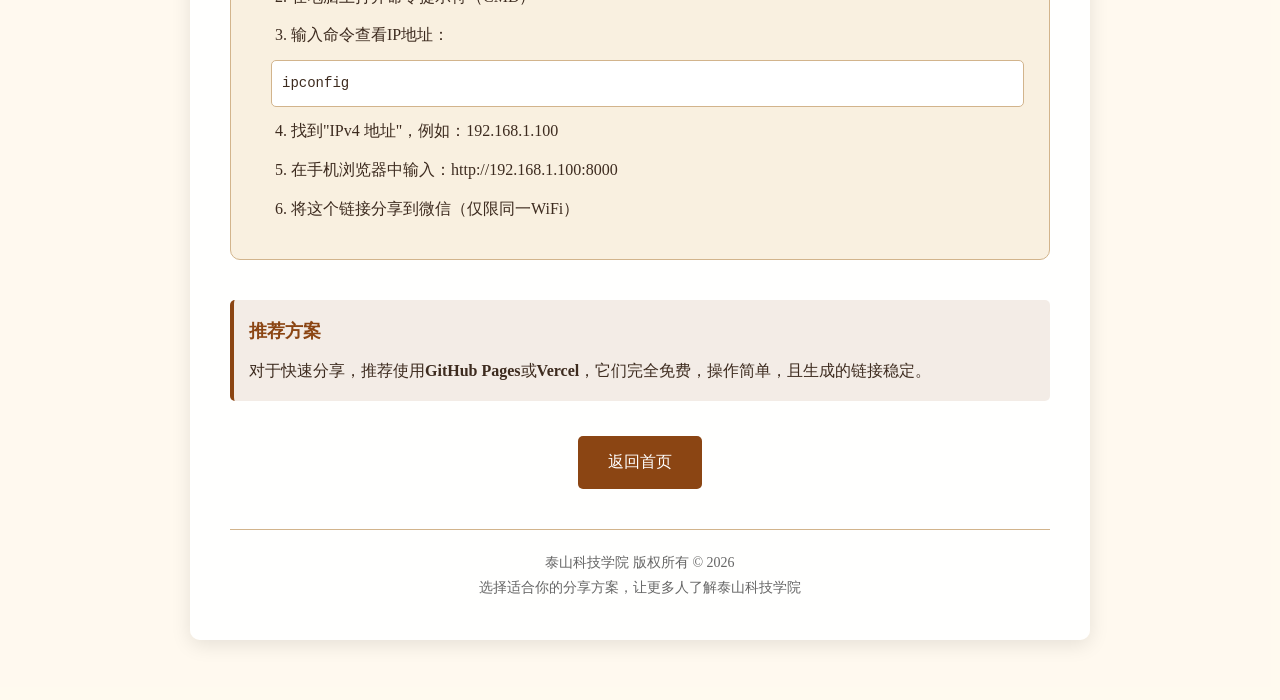
<file: 泰山科技学院招生网站/wechat-share.html>
<!DOCTYPE html>
<html lang="zh-CN">
<head>
    <meta charset="UTF-8">
    <meta name="viewport" content="width=device-width, initial-scale=1.0">
    <title>微信分享指南 - 泰山科技学院招生宣传网站</title>
    <style>
        * {
            margin: 0;
            padding: 0;
            box-sizing: border-box;
            font-family: "微软雅黑", "宋体", serif;
        }

        body {
            background: url("https://picsum.photos/id/1076/1920/1080") no-repeat center center fixed;
            background-size: cover;
            background-color: #fdf6e9;
            color: #3d2b1f;
            line-height: 1.8;
        }

        .overlay {
            background: rgba(255, 250, 240, 0.9);
            min-height: 100vh;
            padding: 60px 20px;
        }

        .container {
            max-width: 900px;
            margin: 0 auto;
            background: rgba(255, 255, 255, 0.95);
            border-radius: 10px;
            padding: 40px;
            box-shadow: 0 5px 20px rgba(0, 0, 0, 0.1);
        }

        h1 {
            text-align: center;
            font-size: 36px;
            color: #8b4513;
            margin-bottom: 30px;
            border-bottom: 2px solid #d2b48c;
            padding-bottom: 15px;
        }

        .method-section {
            margin-bottom: 40px;
            background: #f9f0e0;
            border: 1px solid #d2b48c;
            border-radius: 10px;
            padding: 25px;
        }

        .method-section h2 {
            font-size: 24px;
            color: #8b4513;
            margin-bottom: 15px;
            display: flex;
            align-items: center;
            gap: 10px;
        }

        .method-number {
            background: #8b4513;
            color: #fff;
            width: 35px;
            height: 35px;
            border-radius: 50%;
            display: flex;
            align-items: center;
            justify-content: center;
            font-weight: bold;
        }

        .steps {
            margin-left: 15px;
        }

        .steps ol {
            margin-left: 20px;
        }

        .steps li {
            margin-bottom: 10px;
            color: #3d2b1f;
        }

        .code-block {
            background: #fff;
            border: 1px solid #d2b48c;
            border-radius: 5px;
            padding: 10px;
            margin: 10px 0;
            font-family: monospace;
            font-size: 14px;
            word-break: break-all;
        }

        .highlight {
            background: rgba(139, 69, 19, 0.1);
            padding: 15px;
            border-radius: 5px;
            margin: 15px 0;
            border-left: 4px solid #8b4513;
        }

        .highlight h4 {
            color: #8b4513;
            margin-bottom: 10px;
            font-size: 18px;
        }

        .btn {
            display: inline-block;
            padding: 12px 30px;
            background: #8b4513;
            color: #fff;
            text-decoration: none;
            border-radius: 5px;
            transition: all 0.3s ease;
            margin-top: 20px;
            text-align: center;
        }

        .btn:hover {
            background: #a0522d;
            transform: translateY(-3px);
        }

        .footer {
            text-align: center;
            margin-top: 40px;
            padding-top: 20px;
            border-top: 1px solid #d2b48c;
            color: #666;
            font-size: 14px;
        }

        .warning {
            background: #fff3cd;
            border: 1px solid #ffeeba;
            border-radius: 5px;
            padding: 15px;
            margin: 15px 0;
            color: #856404;
        }

        @media (max-width: 768px) {
            .container {
                padding: 30px 20px;
            }

            h1 {
                font-size: 28px;
            }

            .method-section h2 {
                font-size: 20px;
            }
        }
    </style>
</head>
<body>
    <div class="overlay">
        <div class="container">
            <h1>微信分享指南</h1>

            <div class="highlight">
                <h4>重要提示</h4>
                <p>微信无法直接分享本地链接（localhost），需要将网站部署到公网才能分享。以下是几种分享方案：</p>
            </div>

            <div class="method-section">
                <h2><span class="method-number">1</span> 最简单方案：部署到免费托管平台</h2>
                <div class="steps">
                    <ol>
                        <li>访问 <a href="https://pages.github.com/" target="_blank" style="color: #8b4513;">GitHub Pages</a> 或 <a href="https://vercel.com/" target="_blank" style="color: #8b4513;">Vercel</a></li>
                        <li>注册账号并创建新项目</li>
                        <li>上传你的网站文件（所有HTML文件）</li>
                        <li>获得一个公网链接，例如：https://yourname.github.io/website/</li>
                        <li>将这个链接分享到微信</li>
                    </ol>
                </div>
            </div>

            <div class="method-section">
                <h2><span class="method-number">2</span> 内网穿透方案（需要技术）</h2>
                <div class="steps">
                    <ol>
                        <li>下载并安装内网穿透工具（如ngrok、frp）</li>
                        <li>运行命令将本地8000端口映射到公网</li>
                        <li>获得一个临时公网链接</li>
                        <li>将链接分享到微信</li>
                    </ol>
                    <div class="code-block">
                        ngrok http 8000
                    </div>
                    <div class="warning">
                        注意：ngrok需要注册账号，免费版本链接会变化，每次重启都会生成新链接。
                    </div>
                </div>
            </div>

            <div class="method-section">
                <h2><span class="method-number">3</span> 云服务器方案（长期稳定）</h2>
                <div class="steps">
                    <ol>
                        <li>购买或租用云服务器（阿里云、腾讯云等）</li>
                        <li>配置Web服务器（Nginx、Apache等）</li>
                        <li>上传网站文件到服务器</li>
                        <li>获得固定域名和公网IP</li>
                        <li>将域名分享到微信</li>
                    </ol>
                </div>
            </div>

            <div class="method-section">
                <h2><span class="method-number">4</span> 同一WiFi局域网分享</h2>
                <div class="steps">
                    <ol>
                        <li>确保手机和电脑在同一WiFi网络</li>
                        <li>在电脑上打开命令提示符（CMD）</li>
                        <li>输入命令查看IP地址：</li>
                    </ol>
                    <div class="code-block">
                        ipconfig
                    </div>
                    <ol start="4">
                        <li>找到"IPv4 地址"，例如：192.168.1.100</li>
                        <li>在手机浏览器中输入：http://192.168.1.100:8000</li>
                        <li>将这个链接分享到微信（仅限同一WiFi）</li>
                    </ol>
                </div>
            </div>

            <div class="highlight">
                <h4>推荐方案</h4>
                <p>对于快速分享，推荐使用<strong>GitHub Pages</strong>或<strong>Vercel</strong>，它们完全免费，操作简单，且生成的链接稳定。</p>
            </div>

            <div style="text-align: center;">
                <a href="index.html" class="btn">返回首页</a>
            </div>

            <div class="footer">
                <p>泰山科技学院 版权所有 © 2026</p>
                <p>选择适合你的分享方案，让更多人了解泰山科技学院</p>
            </div>
        </div>
    </div>
</body>
</html>
</file>
